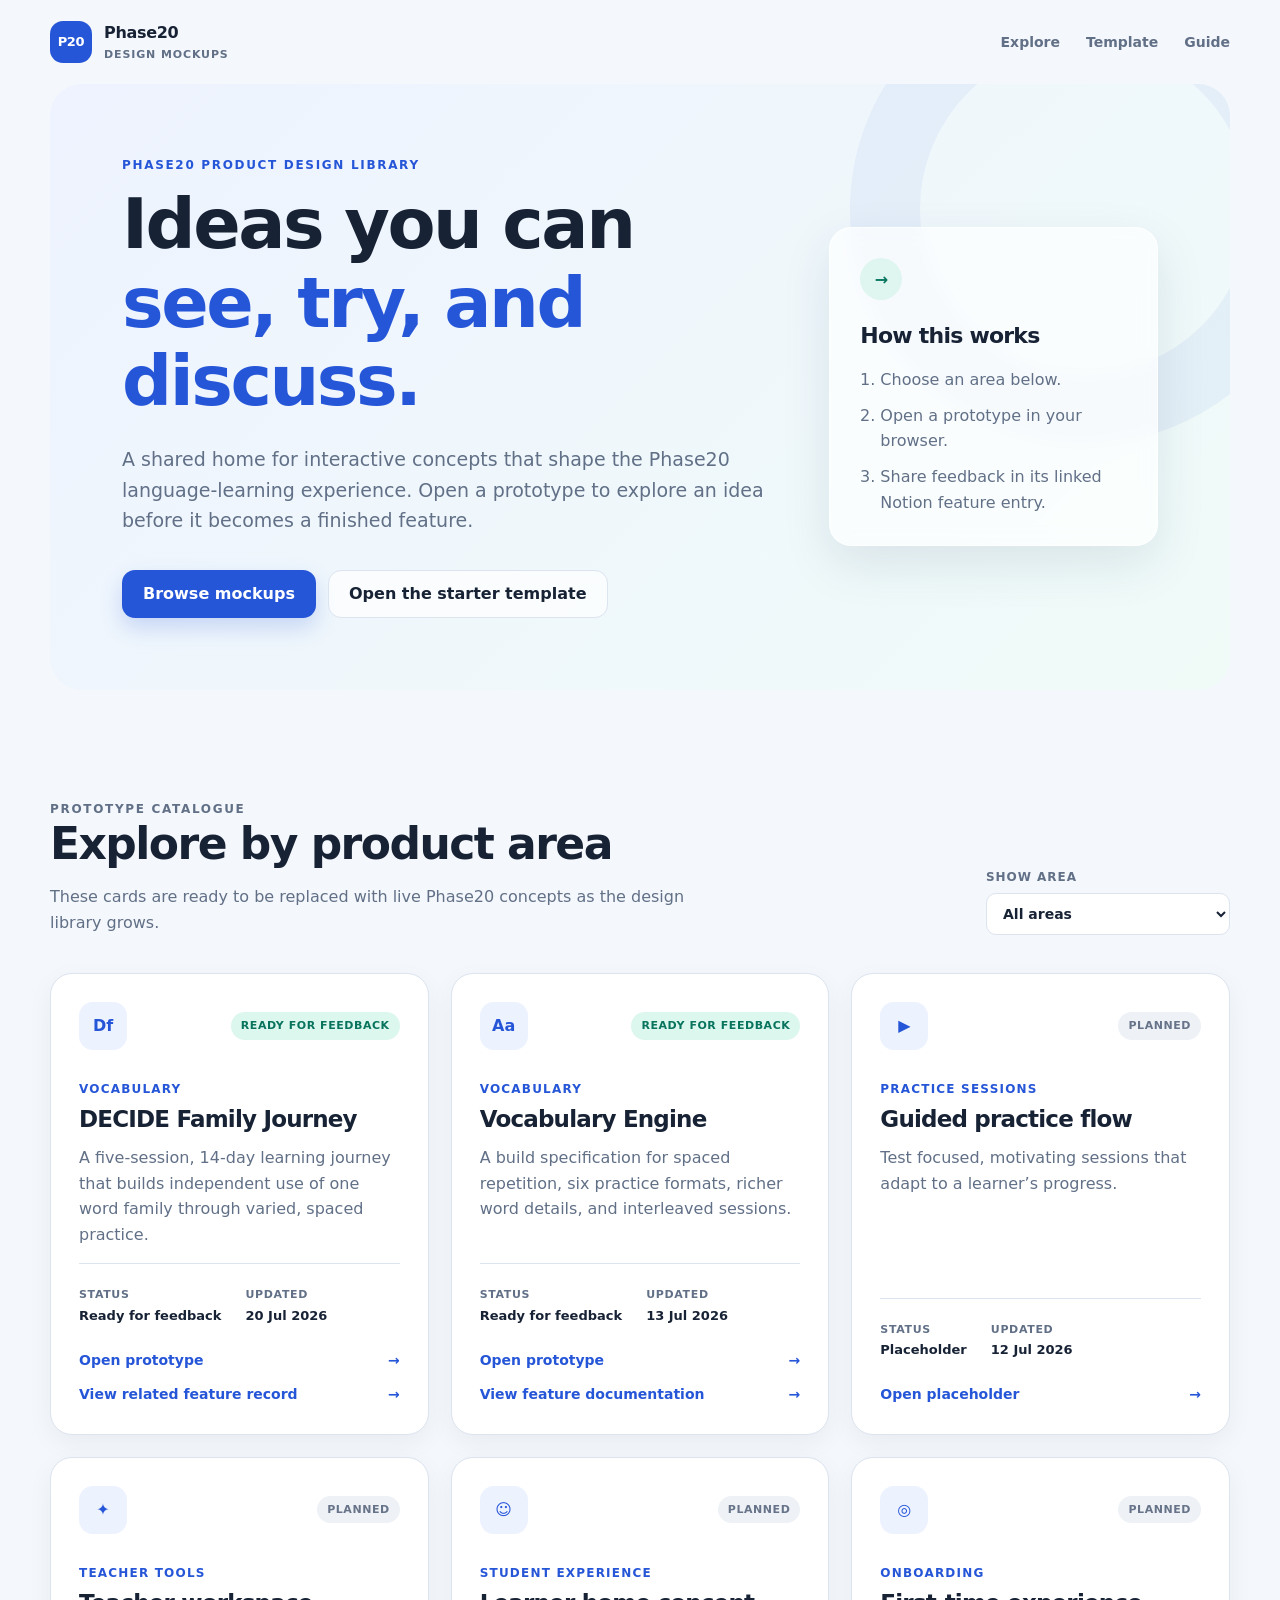
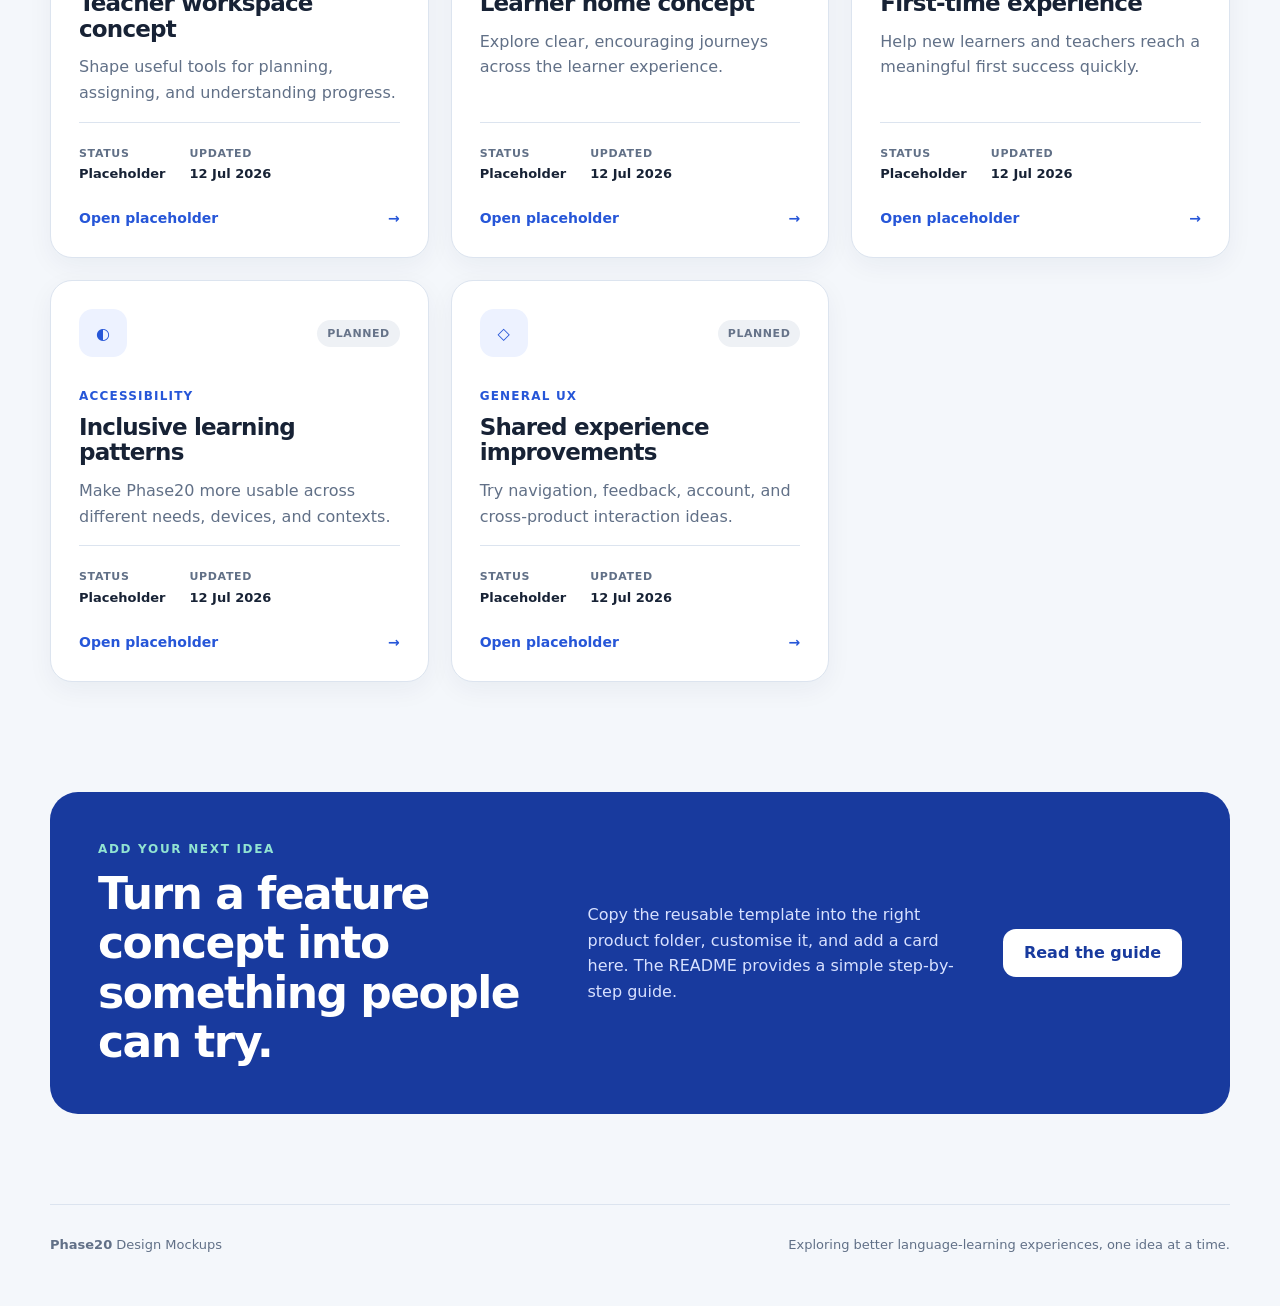
<file: index.html>
<!doctype html>
<html lang="en">
<head>
  <meta charset="utf-8">
  <meta name="viewport" content="width=device-width, initial-scale=1">
  <meta name="description" content="Interactive design prototypes for Phase20, a language-learning application.">
  <title>Phase20 Design Mockups</title>
  <link rel="stylesheet" href="shared/css/styles.css">
  <script src="shared/js/main.js" defer></script>
</head>
<body>
  <a class="skip-link" href="#mockups">Skip to mockups</a>
  <header class="site-header">
    <a class="brand" href="./" aria-label="Phase20 mockups home">
      <span class="brand-mark" aria-hidden="true">P20</span>
      <span>Phase20 <small>Design Mockups</small></span>
    </a>
    <nav aria-label="Primary navigation">
      <a href="#mockups">Explore</a>
      <a href="shared/mockup-template.html">Template</a>
      <a href="user-guide.html">Guide</a>
    </nav>
  </header>

  <main>
    <section class="hero" aria-labelledby="page-title">
      <div class="hero-copy">
        <p class="eyebrow">Phase20 product design library</p>
        <h1 id="page-title">Ideas you can <span>see, try, and discuss.</span></h1>
        <p class="hero-summary">A shared home for interactive concepts that shape the Phase20 language-learning experience. Open a prototype to explore an idea before it becomes a finished feature.</p>
        <div class="hero-actions">
          <a class="button button-primary" href="#mockups">Browse mockups</a>
          <a class="button button-secondary" href="shared/mockup-template.html">Open the starter template</a>
        </div>
      </div>
      <aside class="hero-card" aria-label="How to use this library">
        <span class="hero-card-icon" aria-hidden="true">→</span>
        <h2>How this works</h2>
        <ol>
          <li>Choose an area below.</li>
          <li>Open a prototype in your browser.</li>
          <li>Share feedback in its linked Notion feature entry.</li>
        </ol>
      </aside>
    </section>

    <section class="catalogue" id="mockups" aria-labelledby="catalogue-title">
      <div class="section-heading">
        <div>
          <p class="eyebrow">Prototype catalogue</p>
          <h2 id="catalogue-title">Explore by product area</h2>
          <p>These cards are ready to be replaced with live Phase20 concepts as the design library grows.</p>
        </div>
        <label class="filter-label" for="area-filter">Show area
          <select id="area-filter">
            <option value="all">All areas</option>
            <option value="learning">Learning experience</option>
            <option value="support">Support and inclusion</option>
            <option value="platform">Platform experience</option>
          </select>
        </label>
      </div>

      <div class="card-grid">
        <article class="prototype-card" data-group="learning">
          <div class="card-top"><span class="card-icon" aria-hidden="true">Df</span><span class="status status-ready">Ready for feedback</span></div>
          <p class="card-area">Vocabulary</p><h3>DECIDE Family Journey</h3>
          <p>A five-session, 14-day learning journey that builds independent use of one word family through varied, spaced practice.</p>
          <dl><div><dt>Status</dt><dd>Ready for feedback</dd></div><div><dt>Updated</dt><dd>20 Jul 2026</dd></div></dl>
          <a class="card-link" href="vocabulary/decide-family-journey.html">Open prototype <span aria-hidden="true">→</span></a>
          <a class="card-link" href="https://app.notion.com/p/39c076bec8c981249e40e141147af3fd">View related feature record <span aria-hidden="true">→</span></a>
        </article>

        <article class="prototype-card" data-group="learning">
          <div class="card-top"><span class="card-icon" aria-hidden="true">Aa</span><span class="status status-ready">Ready for feedback</span></div>
          <p class="card-area">Vocabulary</p><h3>Vocabulary Engine</h3>
          <p>A build specification for spaced repetition, six practice formats, richer word details, and interleaved sessions.</p>
          <dl><div><dt>Status</dt><dd>Ready for feedback</dd></div><div><dt>Updated</dt><dd>13 Jul 2026</dd></div></dl>
          <a class="card-link" href="vocabulary/vocabulary-engine-build-spec.html">Open prototype <span aria-hidden="true">→</span></a>
          <a class="card-link" href="https://app.notion.com/p/39b4433581618145b767f1f9d468fa7c">View feature documentation <span aria-hidden="true">→</span></a>
        </article>

        <article class="prototype-card" data-group="learning">
          <div class="card-top"><span class="card-icon" aria-hidden="true">▶</span><span class="status status-planned">Planned</span></div>
          <p class="card-area">Practice Sessions</p><h3>Guided practice flow</h3>
          <p>Test focused, motivating sessions that adapt to a learner’s progress.</p>
          <dl><div><dt>Status</dt><dd>Placeholder</dd></div><div><dt>Updated</dt><dd>12 Jul 2026</dd></div></dl>
          <a class="card-link" href="shared/mockup-template.html">Open placeholder <span aria-hidden="true">→</span></a>
        </article>

        <article class="prototype-card" data-group="platform">
          <div class="card-top"><span class="card-icon" aria-hidden="true">✦</span><span class="status status-planned">Planned</span></div>
          <p class="card-area">Teacher Tools</p><h3>Teacher workspace concept</h3>
          <p>Shape useful tools for planning, assigning, and understanding progress.</p>
          <dl><div><dt>Status</dt><dd>Placeholder</dd></div><div><dt>Updated</dt><dd>12 Jul 2026</dd></div></dl>
          <a class="card-link" href="shared/mockup-template.html">Open placeholder <span aria-hidden="true">→</span></a>
        </article>

        <article class="prototype-card" data-group="learning">
          <div class="card-top"><span class="card-icon" aria-hidden="true">☺</span><span class="status status-planned">Planned</span></div>
          <p class="card-area">Student Experience</p><h3>Learner home concept</h3>
          <p>Explore clear, encouraging journeys across the learner experience.</p>
          <dl><div><dt>Status</dt><dd>Placeholder</dd></div><div><dt>Updated</dt><dd>12 Jul 2026</dd></div></dl>
          <a class="card-link" href="shared/mockup-template.html">Open placeholder <span aria-hidden="true">→</span></a>
        </article>

        <article class="prototype-card" data-group="platform">
          <div class="card-top"><span class="card-icon" aria-hidden="true">◎</span><span class="status status-planned">Planned</span></div>
          <p class="card-area">Onboarding</p><h3>First-time experience</h3>
          <p>Help new learners and teachers reach a meaningful first success quickly.</p>
          <dl><div><dt>Status</dt><dd>Placeholder</dd></div><div><dt>Updated</dt><dd>12 Jul 2026</dd></div></dl>
          <a class="card-link" href="shared/mockup-template.html">Open placeholder <span aria-hidden="true">→</span></a>
        </article>

        <article class="prototype-card" data-group="support">
          <div class="card-top"><span class="card-icon" aria-hidden="true">◐</span><span class="status status-planned">Planned</span></div>
          <p class="card-area">Accessibility</p><h3>Inclusive learning patterns</h3>
          <p>Make Phase20 more usable across different needs, devices, and contexts.</p>
          <dl><div><dt>Status</dt><dd>Placeholder</dd></div><div><dt>Updated</dt><dd>12 Jul 2026</dd></div></dl>
          <a class="card-link" href="shared/mockup-template.html">Open placeholder <span aria-hidden="true">→</span></a>
        </article>

        <article class="prototype-card" data-group="platform">
          <div class="card-top"><span class="card-icon" aria-hidden="true">◇</span><span class="status status-planned">Planned</span></div>
          <p class="card-area">General UX</p><h3>Shared experience improvements</h3>
          <p>Try navigation, feedback, account, and cross-product interaction ideas.</p>
          <dl><div><dt>Status</dt><dd>Placeholder</dd></div><div><dt>Updated</dt><dd>12 Jul 2026</dd></div></dl>
          <a class="card-link" href="shared/mockup-template.html">Open placeholder <span aria-hidden="true">→</span></a>
        </article>
      </div>
      <p class="empty-state" id="empty-state" hidden>No mockup areas match this filter yet.</p>
    </section>

    <section class="contribute" aria-labelledby="contribute-title">
      <div><p class="eyebrow">Add your next idea</p><h2 id="contribute-title">Turn a feature concept into something people can try.</h2></div>
      <p>Copy the reusable template into the right product folder, customise it, and add a card here. The README provides a simple step-by-step guide.</p>
      <a class="button button-light" href="user-guide.html">Read the guide</a>
    </section>
  </main>

  <footer><p><strong>Phase20</strong> Design Mockups</p><p>Exploring better language-learning experiences, one idea at a time.</p></footer>
</body>
</html>
</file>
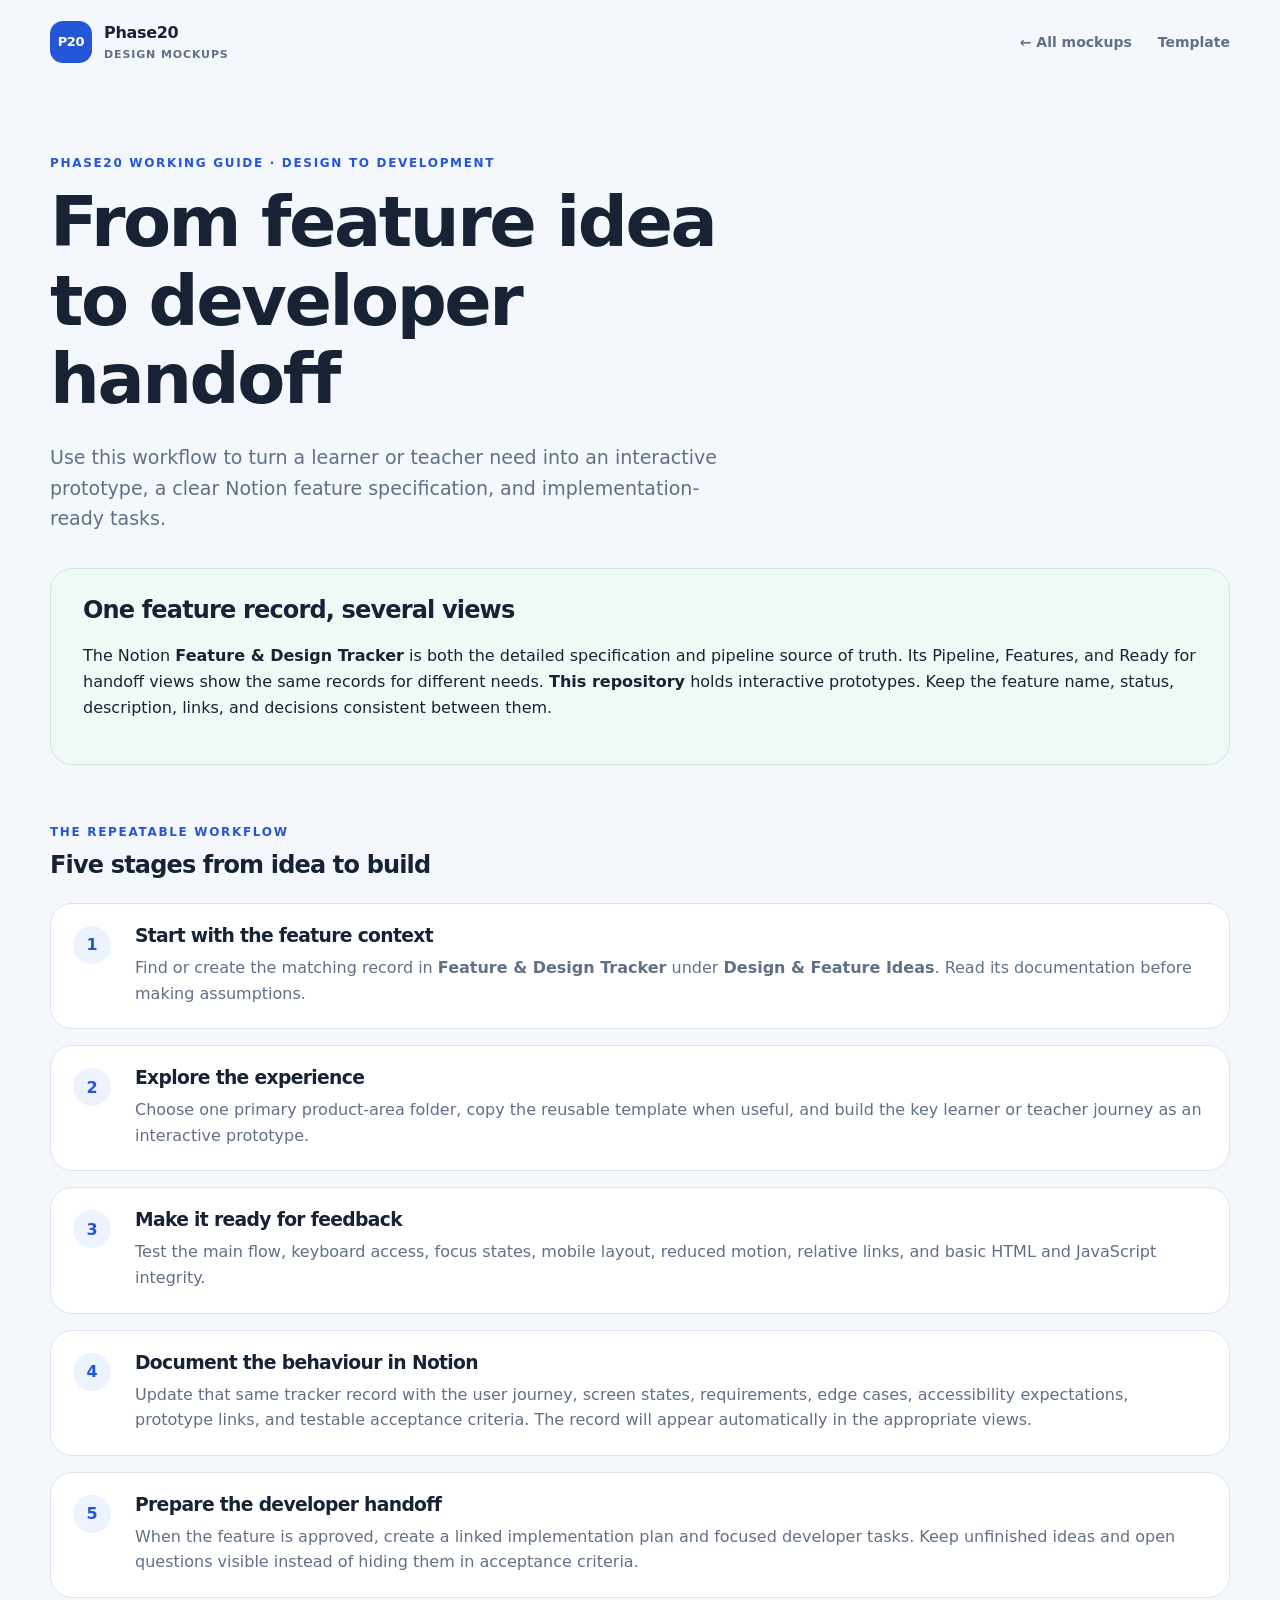
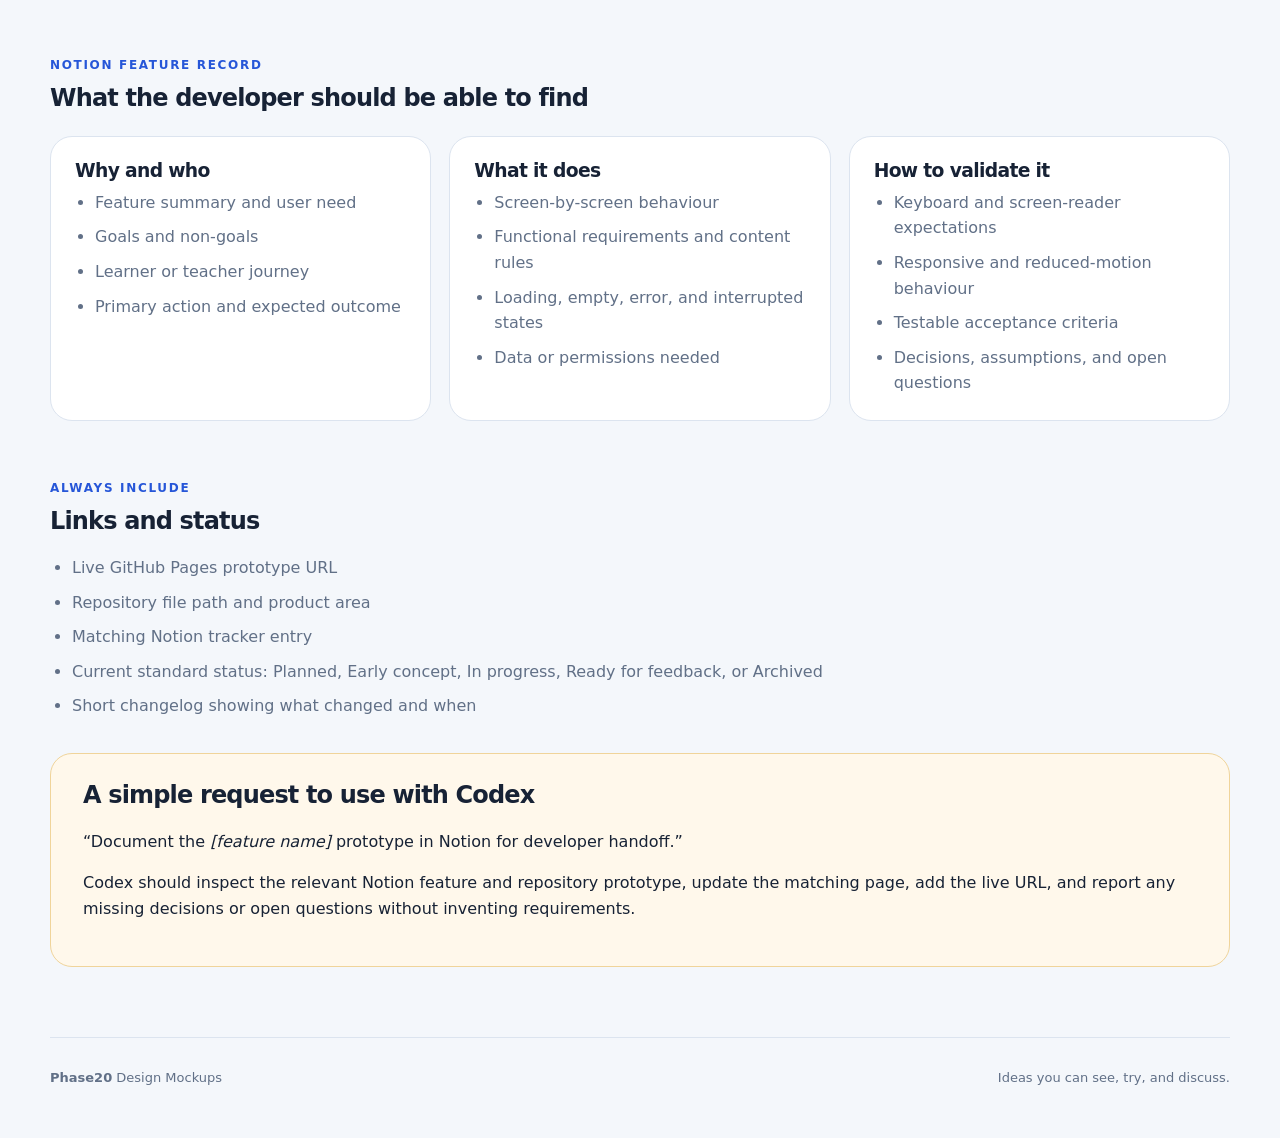
<file: user-guide.html>
<!doctype html>
<html lang="en">
<head>
  <meta charset="utf-8">
  <meta name="viewport" content="width=device-width, initial-scale=1">
  <meta name="description" content="The Phase20 feature workflow from idea to prototype to developer handoff.">
  <title>Feature workflow guide — Phase20</title>
  <link rel="stylesheet" href="shared/css/styles.css">
  <script src="shared/js/main.js" defer></script>
</head>
<body>
  <a class="skip-link" href="#guide">Skip to guide</a>
  <header class="site-header">
    <a class="brand" href="./" aria-label="Phase20 mockups home"><span class="brand-mark" aria-hidden="true">P20</span><span>Phase20 <small>Design Mockups</small></span></a>
    <nav aria-label="Guide navigation"><a href="index.html">← All mockups</a><a href="shared/mockup-template.html">Template</a></nav>
  </header>
  <main class="prototype-shell" id="guide">
    <section class="prototype-intro" aria-labelledby="page-title">
      <p class="eyebrow">Phase20 working guide · Design to development</p>
      <h1 id="page-title">From feature idea to developer handoff</h1>
      <p class="hero-summary">Use this workflow to turn a learner or teacher need into an interactive prototype, a clear Notion feature specification, and implementation-ready tasks.</p>
    </section>
    <section class="guide-callout" aria-labelledby="source-title"><h2 id="source-title">One feature record, several views</h2><p>The Notion <strong>Feature &amp; Design Tracker</strong> is both the detailed specification and pipeline source of truth. Its Pipeline, Features, and Ready for handoff views show the same records for different needs. <strong>This repository</strong> holds interactive prototypes. Keep the feature name, status, description, links, and decisions consistent between them.</p></section>
    <section class="guide-section" aria-labelledby="workflow-title"><p class="eyebrow">The repeatable workflow</p><h2 id="workflow-title">Five stages from idea to build</h2>
      <ol class="workflow-list">
        <li><span class="workflow-number">1</span><div><h3>Start with the feature context</h3><p>Find or create the matching record in <strong>Feature &amp; Design Tracker</strong> under <strong>Design &amp; Feature Ideas</strong>. Read its documentation before making assumptions.</p></div></li>
        <li><span class="workflow-number">2</span><div><h3>Explore the experience</h3><p>Choose one primary product-area folder, copy the reusable template when useful, and build the key learner or teacher journey as an interactive prototype.</p></div></li>
        <li><span class="workflow-number">3</span><div><h3>Make it ready for feedback</h3><p>Test the main flow, keyboard access, focus states, mobile layout, reduced motion, relative links, and basic HTML and JavaScript integrity.</p></div></li>
        <li><span class="workflow-number">4</span><div><h3>Document the behaviour in Notion</h3><p>Update that same tracker record with the user journey, screen states, requirements, edge cases, accessibility expectations, prototype links, and testable acceptance criteria. The record will appear automatically in the appropriate views.</p></div></li>
        <li><span class="workflow-number">5</span><div><h3>Prepare the developer handoff</h3><p>When the feature is approved, create a linked implementation plan and focused developer tasks. Keep unfinished ideas and open questions visible instead of hiding them in acceptance criteria.</p></div></li>
      </ol>
    </section>
    <section class="guide-section" aria-labelledby="notion-title"><p class="eyebrow">Notion feature record</p><h2 id="notion-title">What the developer should be able to find</h2>
      <div class="guide-grid"><article class="guide-card"><h3>Why and who</h3><ul><li>Feature summary and user need</li><li>Goals and non-goals</li><li>Learner or teacher journey</li><li>Primary action and expected outcome</li></ul></article><article class="guide-card"><h3>What it does</h3><ul><li>Screen-by-screen behaviour</li><li>Functional requirements and content rules</li><li>Loading, empty, error, and interrupted states</li><li>Data or permissions needed</li></ul></article><article class="guide-card"><h3>How to validate it</h3><ul><li>Keyboard and screen-reader expectations</li><li>Responsive and reduced-motion behaviour</li><li>Testable acceptance criteria</li><li>Decisions, assumptions, and open questions</li></ul></article></div>
    </section>
    <section class="guide-section" aria-labelledby="links-title"><p class="eyebrow">Always include</p><h2 id="links-title">Links and status</h2><ul class="guide-checklist"><li>Live GitHub Pages prototype URL</li><li>Repository file path and product area</li><li>Matching Notion tracker entry</li><li>Current standard status: Planned, Early concept, In progress, Ready for feedback, or Archived</li><li>Short changelog showing what changed and when</li></ul></section>
    <section class="guide-section guide-next" aria-labelledby="prompt-title"><h2 id="prompt-title">A simple request to use with Codex</h2><p>“Document the <em>[feature name]</em> prototype in Notion for developer handoff.”</p><p>Codex should inspect the relevant Notion feature and repository prototype, update the matching page, add the live URL, and report any missing decisions or open questions without inventing requirements.</p></section>
  </main>
  <footer><p><strong>Phase20</strong> Design Mockups</p><p>Ideas you can see, try, and discuss.</p></footer>
</body>
</html>
</file>
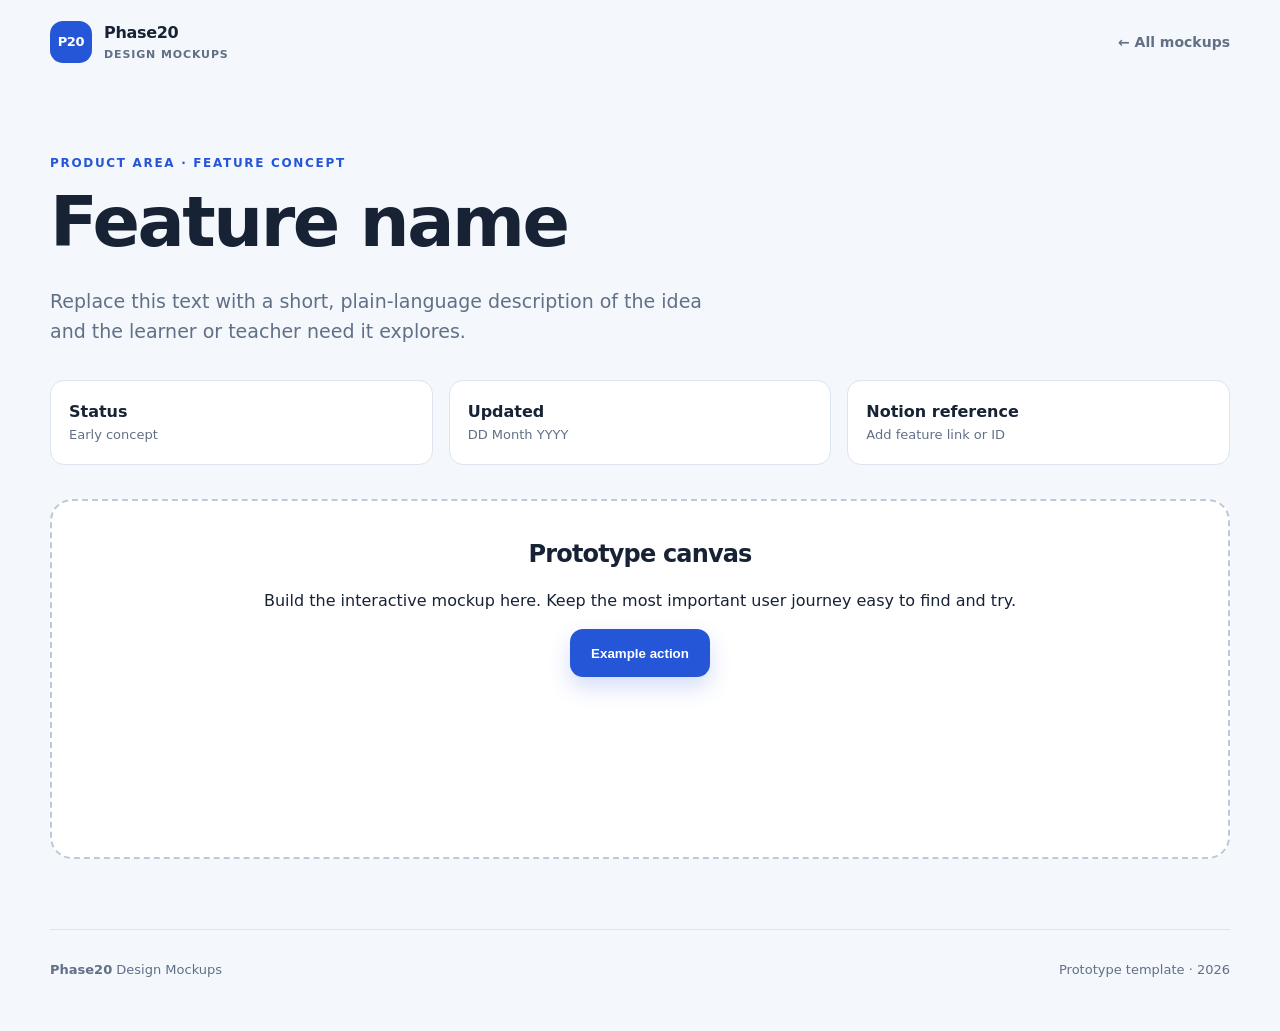
<file: shared/mockup-template.html>
<!doctype html>
<html lang="en">
<head>
  <meta charset="utf-8">
  <meta name="viewport" content="width=device-width, initial-scale=1">
  <meta name="description" content="Phase20 interactive mockup template">
  <title>Feature name — Phase20 Mockup</title>
  <!-- Update these paths after copying the template into a category folder. -->
  <link rel="stylesheet" href="css/styles.css">
  <script src="js/main.js" defer></script>
</head>
<body>
  <header class="site-header">
    <a class="brand" href="../index.html"><span class="brand-mark" aria-hidden="true">P20</span><span>Phase20 <small>Design Mockups</small></span></a>
    <nav aria-label="Prototype navigation"><a href="../index.html">← All mockups</a></nav>
  </header>
  <main class="prototype-shell">
    <section class="prototype-intro">
      <p class="eyebrow">Product area · Feature concept</p>
      <h1>Feature name</h1>
      <p class="hero-summary">Replace this text with a short, plain-language description of the idea and the learner or teacher need it explores.</p>
    </section>
    <section class="prototype-meta" aria-label="Prototype details">
      <div class="meta-item"><strong>Status</strong><span>Early concept</span></div>
      <div class="meta-item"><strong>Updated</strong><span>DD Month YYYY</span></div>
      <div class="meta-item"><strong>Notion reference</strong><span>Add feature link or ID</span></div>
    </section>
    <section class="prototype-canvas" aria-labelledby="prototype-heading">
      <h2 id="prototype-heading">Prototype canvas</h2>
      <p>Build the interactive mockup here. Keep the most important user journey easy to find and try.</p>
      <button class="button button-primary" type="button">Example action</button>
    </section>
  </main>
  <footer><p><strong>Phase20</strong> Design Mockups</p><p>Prototype template · <span data-current-year></span></p></footer>
</body>
</html>
</file>
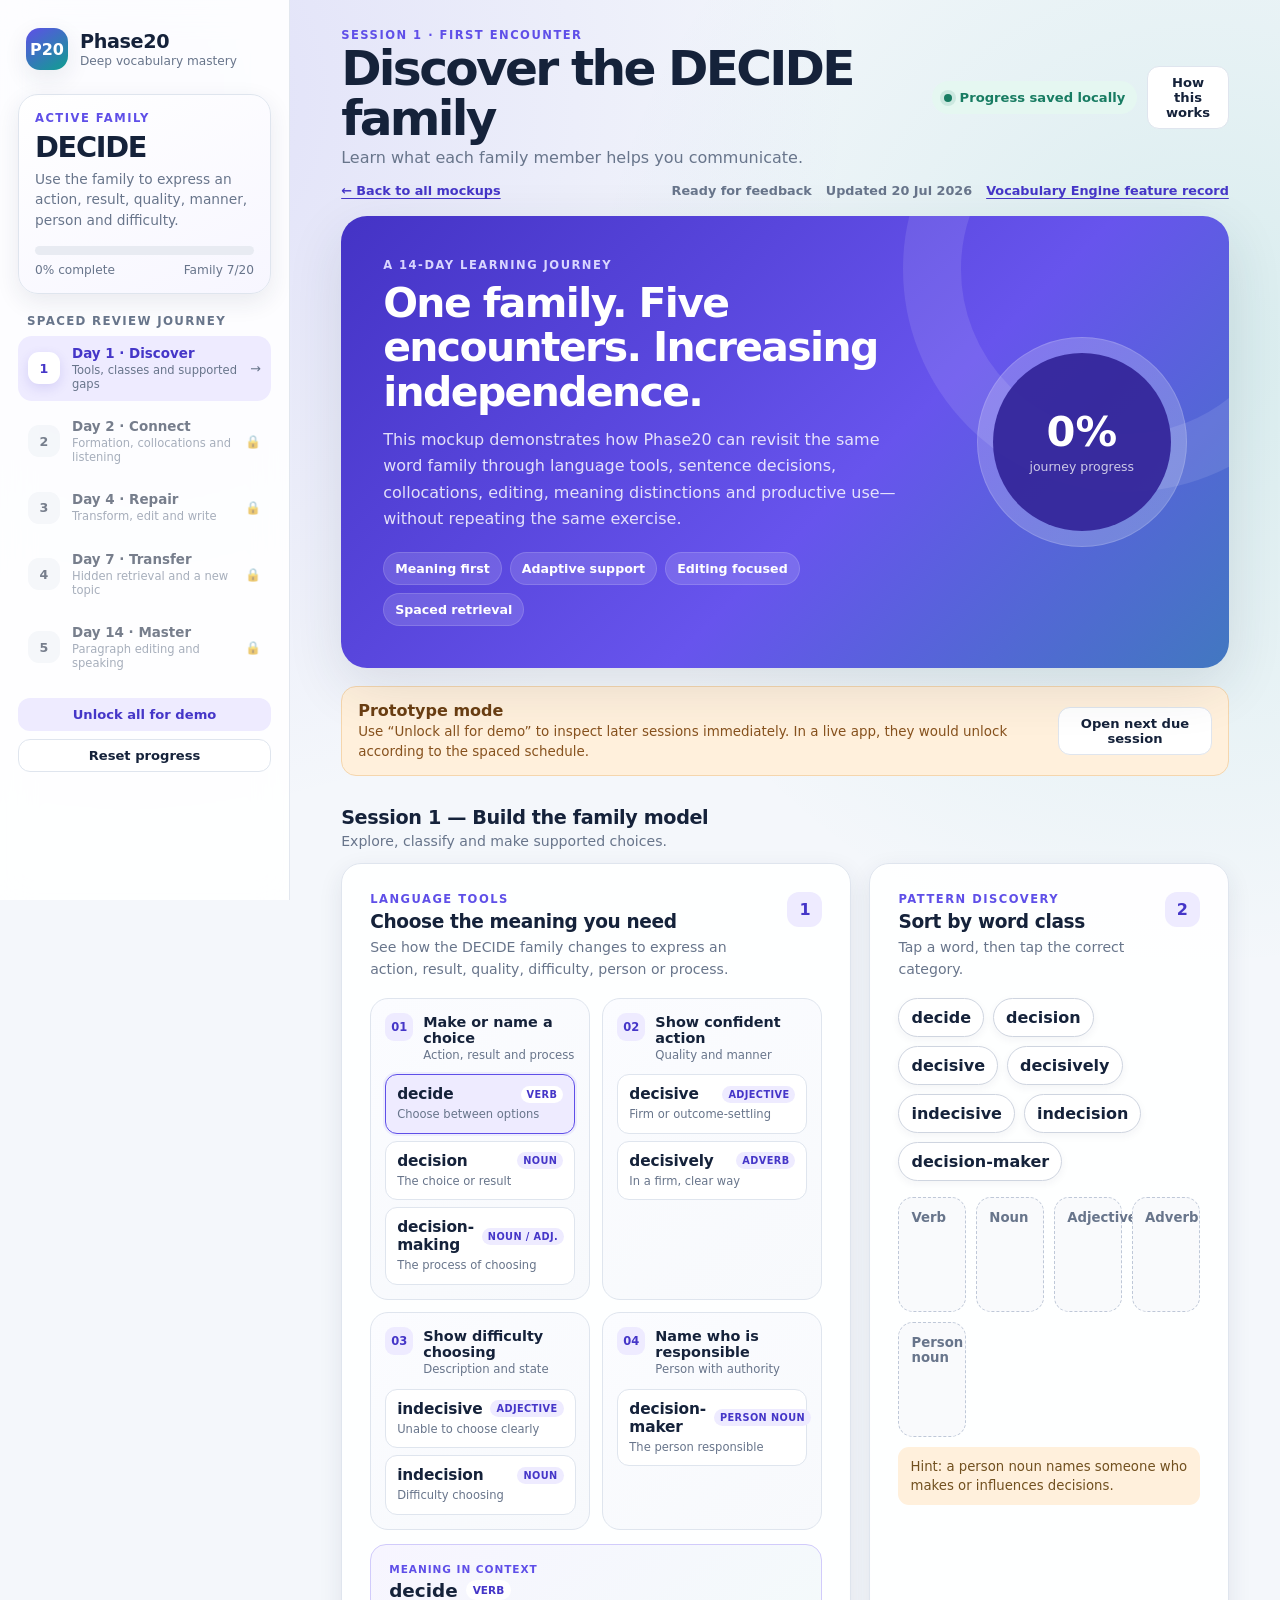
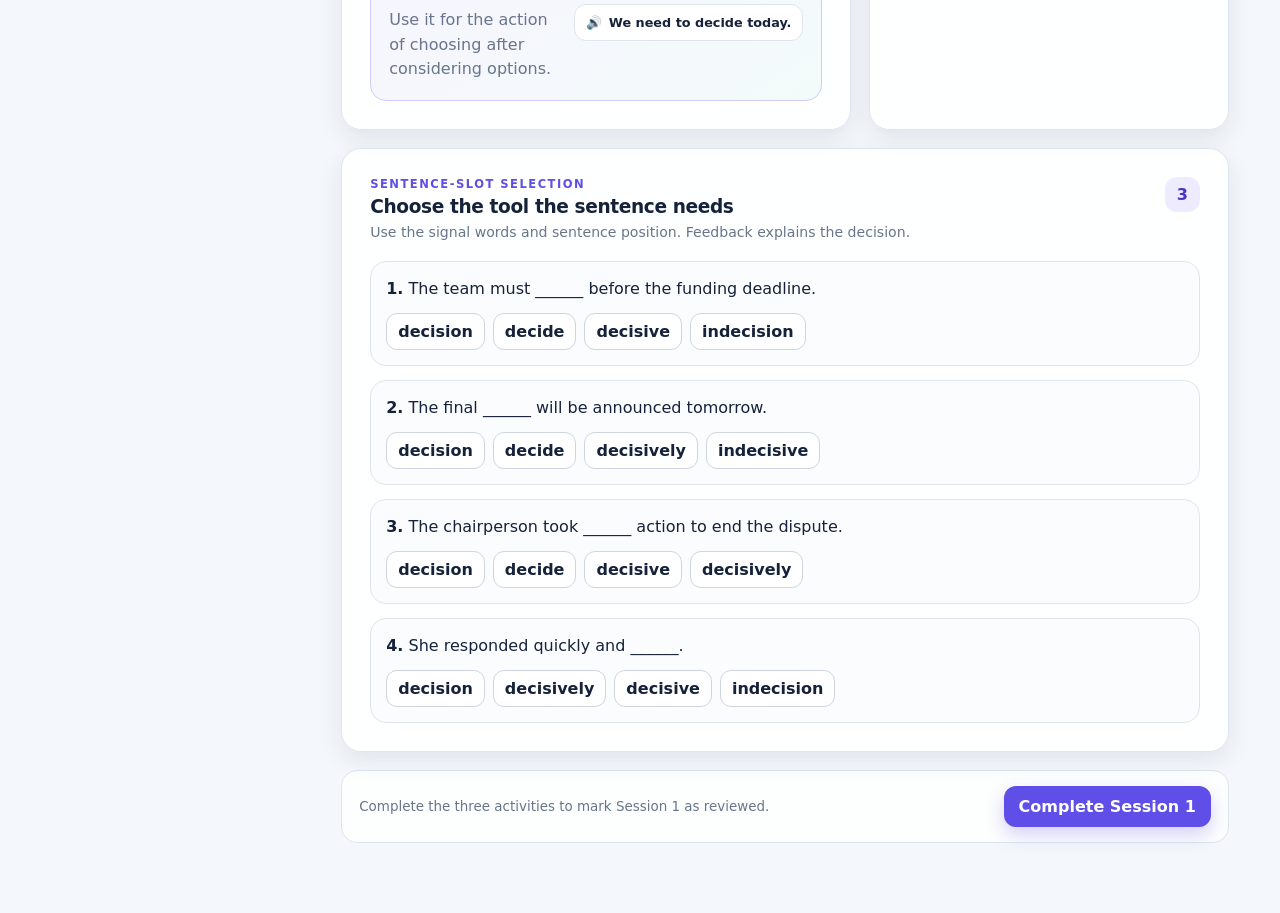
<file: vocabulary/decide-family-journey.html>
<!DOCTYPE html>
<html lang="en">
<head>
  <meta charset="UTF-8" />
  <meta name="viewport" content="width=device-width, initial-scale=1.0" />
  <meta name="description" content="Phase20 spaced mixed-family review mockup for the word family DECIDE." />
  <title>Phase20 — DECIDE Family Journey</title>
  <style>
    :root {
      --ink: #15223a;
      --muted: #68758b;
      --line: #dfe5ee;
      --panel: #ffffff;
      --canvas: #f4f7fb;
      --primary: #5f4fe8;
      --primary-strong: #4536c8;
      --primary-soft: #eeebff;
      --accent: #0f9f8f;
      --accent-soft: #ddf7f2;
      --warm: #f59f43;
      --warm-soft: #fff0dc;
      --danger: #c74355;
      --danger-soft: #ffe8ec;
      --success: #187c62;
      --success-soft: #e5f7f1;
      --shadow: 0 18px 55px rgba(36, 48, 78, 0.12);
      --shadow-small: 0 8px 24px rgba(36, 48, 78, 0.09);
      --radius-xl: 26px;
      --radius-lg: 20px;
      --radius-md: 14px;
    }

    * { box-sizing: border-box; }
    html { scroll-behavior: smooth; }
    body {
      margin: 0;
      min-height: 100vh;
      font-family: Inter, ui-sans-serif, system-ui, -apple-system, BlinkMacSystemFont, "Segoe UI", sans-serif;
      color: var(--ink);
      background:
        radial-gradient(circle at 10% 4%, rgba(95,79,232,.14), transparent 27%),
        radial-gradient(circle at 94% 14%, rgba(15,159,143,.12), transparent 25%),
        var(--canvas);
    }

    button, input, textarea, select { font: inherit; }
    button { cursor: pointer; }
    button:focus-visible, input:focus-visible, textarea:focus-visible, [tabindex]:focus-visible {
      outline: 3px solid rgba(95,79,232,.26);
      outline-offset: 2px;
    }

    .app-shell {
      display: grid;
      grid-template-columns: 290px minmax(0, 1fr);
      min-height: 100vh;
    }

    .sidebar {
      position: sticky;
      top: 0;
      height: 100vh;
      padding: 24px 18px;
      background: rgba(255,255,255,.9);
      border-right: 1px solid rgba(223,229,238,.9);
      backdrop-filter: blur(16px);
      overflow-y: auto;
      z-index: 10;
    }

    .brand {
      display: flex;
      align-items: center;
      gap: 12px;
      padding: 4px 8px 24px;
    }

    .brand-mark {
      width: 42px;
      height: 42px;
      display: grid;
      place-items: center;
      border-radius: 14px;
      background: linear-gradient(145deg, var(--primary), var(--accent));
      color: white;
      font-weight: 900;
      box-shadow: var(--shadow-small);
    }

    .brand-name { font-size: 1.2rem; font-weight: 850; letter-spacing: -.02em; }
    .brand-sub { font-size: .76rem; color: var(--muted); margin-top: 1px; }

    .family-card {
      border: 1px solid var(--line);
      background: linear-gradient(155deg, #fff, #f7f6ff);
      border-radius: var(--radius-lg);
      padding: 16px;
      margin-bottom: 18px;
      box-shadow: var(--shadow-small);
    }

    .eyebrow {
      font-size: .72rem;
      text-transform: uppercase;
      letter-spacing: .13em;
      font-weight: 800;
      color: var(--primary);
    }

    .family-word {
      font-size: 1.8rem;
      line-height: 1;
      margin: 8px 0 7px;
      font-weight: 900;
      letter-spacing: -.045em;
    }

    .family-card p { color: var(--muted); font-size: .86rem; margin: 0; line-height: 1.5; }

    .mini-progress {
      margin-top: 15px;
      height: 9px;
      background: #e8ebf2;
      border-radius: 999px;
      overflow: hidden;
    }
    .mini-progress > span {
      display: block;
      width: 0;
      height: 100%;
      border-radius: inherit;
      background: linear-gradient(90deg, var(--primary), var(--accent));
      transition: width .35s ease;
    }
    .progress-copy {
      display: flex;
      justify-content: space-between;
      gap: 8px;
      margin-top: 8px;
      color: var(--muted);
      font-size: .76rem;
    }

    .nav-label {
      padding: 0 9px;
      margin: 20px 0 8px;
      color: var(--muted);
      font-size: .74rem;
      font-weight: 800;
      text-transform: uppercase;
      letter-spacing: .11em;
    }

    .timeline-nav { display: grid; gap: 8px; }
    .timeline-item {
      width: 100%;
      display: grid;
      grid-template-columns: 34px 1fr auto;
      align-items: center;
      gap: 10px;
      border: 0;
      padding: 10px 10px;
      border-radius: 14px;
      background: transparent;
      color: var(--ink);
      text-align: left;
      transition: .2s ease;
    }
    .timeline-item:hover { background: #f4f2ff; transform: translateX(2px); }
    .timeline-item.active { background: var(--primary-soft); color: var(--primary-strong); }
    .timeline-item.locked { opacity: .58; }
    .timeline-dot {
      width: 32px;
      height: 32px;
      display: grid;
      place-items: center;
      border-radius: 11px;
      background: #eef1f6;
      font-size: .79rem;
      font-weight: 850;
    }
    .timeline-item.active .timeline-dot { background: white; box-shadow: 0 4px 12px rgba(69,54,200,.14); }
    .timeline-copy strong { display: block; font-size: .84rem; }
    .timeline-copy span { display: block; font-size: .72rem; color: var(--muted); margin-top: 2px; }
    .state-icon { font-size: .8rem; color: var(--muted); }

    .sidebar-actions { display: grid; gap: 8px; margin-top: 18px; }
    .btn {
      border: 1px solid transparent;
      border-radius: 12px;
      padding: 10px 14px;
      font-weight: 800;
      transition: .2s ease;
    }
    .btn:hover { transform: translateY(-1px); }
    .btn-primary { background: var(--primary); color: white; box-shadow: 0 8px 18px rgba(95,79,232,.25); }
    .btn-primary:hover { background: var(--primary-strong); }
    .btn-secondary { background: white; color: var(--ink); border-color: var(--line); }
    .btn-soft { background: var(--primary-soft); color: var(--primary-strong); }
    .btn-danger { background: var(--danger-soft); color: var(--danger); }
    .btn-small { padding: 8px 11px; font-size: .82rem; }
    .btn:disabled { opacity: .52; cursor: not-allowed; transform: none; }

    .main {
      min-width: 0;
      padding: 28px clamp(20px, 4vw, 58px) 70px;
    }

    .topbar {
      display: flex;
      justify-content: space-between;
      align-items: center;
      gap: 18px;
      margin-bottom: 24px;
    }

    .page-title h1 {
      margin: 2px 0 5px;
      font-size: clamp(1.85rem, 3.8vw, 3.2rem);
      letter-spacing: -.055em;
      line-height: 1.02;
    }
    .page-title p { margin: 0; color: var(--muted); }

    .top-actions { display: flex; gap: 10px; align-items: center; }
    .status-pill {
      display: inline-flex;
      align-items: center;
      gap: 8px;
      padding: 9px 12px;
      border-radius: 999px;
      color: var(--success);
      background: var(--success-soft);
      font-size: .82rem;
      font-weight: 800;
      white-space: nowrap;
    }
    .status-pill::before {
      content: "";
      width: 8px;
      height: 8px;
      border-radius: 50%;
      background: currentColor;
      box-shadow: 0 0 0 4px rgba(24,124,98,.12);
    }

    .hero {
      position: relative;
      overflow: hidden;
      display: grid;
      grid-template-columns: minmax(0, 1.5fr) minmax(230px, .7fr);
      gap: 26px;
      align-items: center;
      padding: clamp(24px, 4vw, 42px);
      border-radius: var(--radius-xl);
      color: white;
      background: linear-gradient(135deg, #4433c5 0%, #6754ed 58%, #1a9e91 145%);
      box-shadow: var(--shadow);
    }
    .hero::after {
      content: "";
      position: absolute;
      width: 330px;
      height: 330px;
      border-radius: 50%;
      right: -120px;
      top: -170px;
      border: 58px solid rgba(255,255,255,.1);
    }
    .hero-copy { position: relative; z-index: 1; }
    .hero h2 { font-size: clamp(1.55rem, 3.2vw, 2.65rem); line-height: 1.08; letter-spacing: -.04em; margin: 9px 0 13px; }
    .hero p { color: rgba(255,255,255,.83); line-height: 1.65; max-width: 740px; margin: 0; }
    .hero-pills { display: flex; flex-wrap: wrap; gap: 8px; margin-top: 20px; }
    .hero-pill { padding: 8px 11px; border-radius: 999px; background: rgba(255,255,255,.14); border: 1px solid rgba(255,255,255,.14); font-size: .79rem; font-weight: 750; }

    .hero-score {
      position: relative;
      z-index: 1;
      justify-self: end;
      width: min(210px, 100%);
      aspect-ratio: 1;
      display: grid;
      place-items: center;
      border-radius: 50%;
      background: conic-gradient(#fff var(--score-angle, 0deg), rgba(255,255,255,.2) 0);
      box-shadow: inset 0 0 0 1px rgba(255,255,255,.14);
    }
    .hero-score::before {
      content: "";
      position: absolute;
      inset: 16px;
      border-radius: 50%;
      background: rgba(51,38,155,.94);
    }
    .hero-score-copy { position: relative; text-align: center; }
    .hero-score-copy strong { display: block; font-size: 2.6rem; line-height: 1; }
    .hero-score-copy span { display: block; margin-top: 6px; font-size: .78rem; color: rgba(255,255,255,.75); }

    .demo-banner {
      display: flex;
      justify-content: space-between;
      align-items: center;
      gap: 18px;
      margin-top: 18px;
      padding: 14px 16px;
      background: var(--warm-soft);
      border: 1px solid #f5d6ad;
      border-radius: 15px;
      color: #87521e;
    }
    .demo-banner strong { display: block; color: #6b3e12; margin-bottom: 2px; }
    .demo-banner p { margin: 0; font-size: .84rem; line-height: 1.45; }

    .content-section { margin-top: 30px; }
    .section-heading {
      display: flex;
      justify-content: space-between;
      align-items: end;
      gap: 16px;
      margin-bottom: 14px;
    }
    .section-heading h3 { margin: 0; font-size: 1.2rem; letter-spacing: -.02em; }
    .section-heading p { margin: 4px 0 0; color: var(--muted); font-size: .88rem; }

    .session-panel { display: none; animation: fadeIn .28s ease; }
    .session-panel.active { display: block; }
    @keyframes fadeIn { from { opacity: 0; transform: translateY(5px); } to { opacity: 1; transform: none; } }

    .activity-grid {
      display: grid;
      grid-template-columns: repeat(12, minmax(0,1fr));
      gap: 18px;
    }
    .activity-card {
      grid-column: span 12;
      background: rgba(255,255,255,.95);
      border: 1px solid var(--line);
      border-radius: var(--radius-lg);
      padding: clamp(18px, 2.8vw, 28px);
      box-shadow: var(--shadow-small);
    }
    .span-7 { grid-column: span 7; }
    .span-5 { grid-column: span 5; }
    .span-6 { grid-column: span 6; }

    .activity-header {
      display: flex;
      justify-content: space-between;
      align-items: flex-start;
      gap: 16px;
      margin-bottom: 18px;
    }
    .activity-header h4 { margin: 5px 0 5px; font-size: 1.16rem; letter-spacing: -.02em; }
    .activity-header p { margin: 0; color: var(--muted); line-height: 1.5; font-size: .88rem; }
    .activity-number {
      flex: 0 0 auto;
      min-width: 35px;
      height: 35px;
      display: grid;
      place-items: center;
      border-radius: 12px;
      color: var(--primary-strong);
      background: var(--primary-soft);
      font-weight: 900;
    }

    .tool-map {
      display: grid;
      grid-template-columns: repeat(2, minmax(0,1fr));
      gap: 12px;
    }
    .tool-group {
      min-width: 0;
      padding: 14px;
      border: 1px solid var(--line);
      border-radius: 18px;
      background: linear-gradient(145deg, #fbfcff, #f7f9fc);
    }
    .tool-group-heading {
      display: flex;
      align-items: flex-start;
      gap: 10px;
      margin-bottom: 11px;
    }
    .tool-group-number {
      flex: 0 0 auto;
      width: 28px;
      height: 28px;
      display: grid;
      place-items: center;
      border-radius: 9px;
      color: var(--primary-strong);
      background: var(--primary-soft);
      font-size: .72rem;
      font-weight: 900;
    }
    .tool-group-heading h5 { margin: 1px 0 2px; font-size: .9rem; }
    .tool-group-heading p { margin: 0; color: var(--muted); font-size: .73rem; line-height: 1.35; }
    .tool-options { display: grid; gap: 7px; }
    .tool-card {
      position: relative;
      width: 100%;
      border: 1px solid var(--line);
      border-radius: 12px;
      padding: 10px 11px;
      background: white;
      color: var(--ink);
      text-align: left;
      transition: .2s ease;
    }
    .tool-card:hover { border-color: #bdb5ff; transform: translateY(-1px); }
    .tool-card.selected {
      border-color: var(--primary);
      background: var(--primary-soft);
      box-shadow: 0 0 0 2px rgba(95,79,232,.08);
    }
    .tool-word-row { display: flex; align-items: center; justify-content: space-between; gap: 8px; }
    .tool-word { font-size: .96rem; letter-spacing: -.01em; }
    .tool-grammar {
      flex: 0 0 auto;
      padding: 3px 6px;
      border-radius: 999px;
      color: var(--primary-strong);
      background: var(--primary-soft);
      font-size: .61rem;
      font-weight: 900;
      letter-spacing: .04em;
      text-transform: uppercase;
    }
    .tool-card.selected .tool-grammar { background: white; }
    .tool-job { display: block; margin-top: 4px; color: var(--muted); font-size: .72rem; line-height: 1.35; }
    .tool-detail {
      display: grid;
      grid-template-columns: minmax(0, 1fr) auto;
      align-items: center;
      gap: 18px;
      margin-top: 14px;
      min-height: 126px;
      padding: 18px;
      border-radius: 16px;
      background: linear-gradient(145deg, #f7f5ff, #f3fbfa);
      border: 1px solid #d1cbfb;
    }
    .tool-detail-copy { min-width: 0; }
    .detail-kicker { display: block; margin-bottom: 5px; color: var(--primary); font-size: .66rem; font-weight: 900; letter-spacing: .09em; text-transform: uppercase; }
    .tool-detail h5 { display: flex; flex-wrap: wrap; align-items: center; gap: 8px; margin: 0 0 7px; font-size: 1.15rem; }
    .tool-detail p { margin: 0; color: var(--muted); line-height: 1.55; }
    .detail-grammar { padding: 4px 7px; border-radius: 999px; color: var(--primary-strong); background: white; font-size: .66rem; font-weight: 900; text-transform: uppercase; }
    .example-chip { display: inline-flex; align-items: center; gap: 7px; max-width: 270px; padding: 9px 11px; border-radius: 12px; background: white; border: 1px solid var(--line); color: var(--ink); font-size: .8rem; font-weight: 750; text-align: left; line-height: 1.35; }
    .example-chip:hover { border-color: var(--primary); }

    .chip-bank, .drop-zone, .match-bank { display: flex; flex-wrap: wrap; gap: 9px; }
    .word-chip, .match-chip {
      border: 1px solid #cfd5e0;
      background: white;
      border-radius: 999px;
      padding: 9px 12px;
      color: var(--ink);
      font-weight: 800;
      box-shadow: 0 3px 8px rgba(36,48,78,.05);
      user-select: none;
      transition: .18s ease;
    }
    .word-chip:hover, .word-chip.selected, .match-chip:hover, .match-chip.selected { border-color: var(--primary); background: var(--primary-soft); color: var(--primary-strong); transform: translateY(-1px); }
    .word-chip.correct { border-color: var(--success); background: var(--success-soft); color: var(--success); }
    .word-chip.incorrect { border-color: var(--danger); background: var(--danger-soft); color: var(--danger); }

    .sort-grid { display: grid; grid-template-columns: repeat(4, minmax(0,1fr)); gap: 10px; margin-top: 16px; }
    .sort-zone {
      min-height: 115px;
      border: 1px dashed #bfc8d8;
      border-radius: 15px;
      background: #f9fafc;
      padding: 12px;
      transition: .18s ease;
    }
    .sort-zone:hover { border-color: var(--primary); background: #f7f5ff; }
    .sort-zone h5 { margin: 0 0 10px; font-size: .83rem; color: var(--muted); }
    .zone-items { display: flex; flex-wrap: wrap; gap: 7px; }

    .question-list { display: grid; gap: 14px; }
    .question {
      border: 1px solid var(--line);
      background: #fbfcfe;
      border-radius: 16px;
      padding: 15px;
    }
    .question p { margin: 0 0 11px; line-height: 1.55; }
    .options { display: flex; flex-wrap: wrap; gap: 8px; }
    .option-btn {
      border: 1px solid #cfd5e0;
      background: white;
      border-radius: 11px;
      padding: 8px 11px;
      font-weight: 750;
      color: var(--ink);
    }
    .option-btn:hover { border-color: var(--primary); }
    .option-btn.selected { background: var(--primary-soft); border-color: var(--primary); color: var(--primary-strong); }
    .option-btn.correct { background: var(--success-soft); border-color: var(--success); color: var(--success); }
    .option-btn.incorrect { background: var(--danger-soft); border-color: var(--danger); color: var(--danger); }

    .feedback {
      display: none;
      margin-top: 10px;
      padding: 10px 12px;
      border-radius: 11px;
      font-size: .83rem;
      line-height: 1.45;
    }
    .feedback.show { display: block; }
    .feedback.good { color: var(--success); background: var(--success-soft); }
    .feedback.bad { color: var(--danger); background: var(--danger-soft); }
    .feedback.note { color: #71501f; background: var(--warm-soft); }

    .input-row { display: grid; grid-template-columns: 1fr auto; gap: 9px; }
    .text-input, .text-area {
      width: 100%;
      border: 1px solid #cfd5e0;
      border-radius: 12px;
      padding: 11px 13px;
      color: var(--ink);
      background: white;
    }
    .text-area { min-height: 115px; resize: vertical; line-height: 1.55; }
    .text-input:focus, .text-area:focus { border-color: var(--primary); box-shadow: 0 0 0 4px rgba(95,79,232,.09); }

    .match-layout { display: grid; grid-template-columns: 1fr 1fr; gap: 14px; }
    .match-column h5 { margin: 0 0 9px; color: var(--muted); }
    .match-column { display: grid; gap: 9px; align-content: start; }
    .match-chip { border-radius: 12px; text-align: left; width: 100%; }
    .matched-pairs { display: grid; gap: 7px; margin-top: 13px; }
    .matched-pair { display: flex; justify-content: space-between; gap: 10px; padding: 9px 11px; border: 1px solid var(--line); background: #f8fafc; border-radius: 11px; font-size: .84rem; }

    .audio-box {
      display: flex;
      align-items: center;
      gap: 13px;
      padding: 15px;
      border: 1px solid var(--line);
      border-radius: 15px;
      background: linear-gradient(145deg, #f8f6ff, #f5fbfa);
    }
    .audio-btn {
      flex: 0 0 auto;
      width: 48px;
      height: 48px;
      display: grid;
      place-items: center;
      border-radius: 50%;
      border: 0;
      color: white;
      background: var(--primary);
      box-shadow: 0 8px 18px rgba(95,79,232,.25);
    }
    .audio-wave { flex: 1; display: flex; align-items: center; gap: 4px; height: 34px; }
    .audio-wave span { width: 4px; border-radius: 999px; background: #a9a0f3; animation: none; }
    .audio-wave.playing span { animation: wave .8s ease-in-out infinite alternate; }
    .audio-wave span:nth-child(1) { height: 12px; }
    .audio-wave span:nth-child(2) { height: 28px; animation-delay: .1s; }
    .audio-wave span:nth-child(3) { height: 19px; animation-delay: .2s; }
    .audio-wave span:nth-child(4) { height: 31px; animation-delay: .3s; }
    .audio-wave span:nth-child(5) { height: 17px; animation-delay: .4s; }
    .audio-wave span:nth-child(6) { height: 25px; animation-delay: .5s; }
    .audio-wave span:nth-child(7) { height: 13px; animation-delay: .6s; }
    @keyframes wave { to { height: 8px; opacity: .6; } }

    .editor-sentence {
      display: grid;
      grid-template-columns: 1fr auto;
      gap: 10px;
      padding: 14px;
      border: 1px solid var(--line);
      border-radius: 15px;
      background: #fbfcfe;
    }
    .editor-sentence + .editor-sentence { margin-top: 10px; }
    .editor-sentence input { min-width: 0; }
    .error-tag { display: inline-flex; align-items: center; gap: 6px; font-size: .75rem; font-weight: 800; color: var(--danger); background: var(--danger-soft); padding: 5px 8px; border-radius: 999px; }

    .distinction-grid { display: grid; gap: 11px; }
    .distinction-row {
      display: grid;
      grid-template-columns: minmax(140px,.7fr) 1fr;
      gap: 14px;
      align-items: center;
      border: 1px solid var(--line);
      border-radius: 15px;
      padding: 14px;
      background: #fbfcfe;
    }
    .distinction-row strong { font-size: .95rem; }
    .distinction-row span { color: var(--muted); font-size: .84rem; line-height: 1.45; }

    .requirement-list { display: flex; flex-wrap: wrap; gap: 8px; margin: 10px 0 12px; }
    .requirement {
      padding: 7px 9px;
      border-radius: 999px;
      background: #f0f2f6;
      color: var(--muted);
      font-size: .78rem;
      font-weight: 800;
    }
    .requirement.met { color: var(--success); background: var(--success-soft); }

    .session-footer {
      display: flex;
      justify-content: space-between;
      align-items: center;
      gap: 16px;
      margin-top: 18px;
      padding: 15px 17px;
      border-radius: 16px;
      border: 1px solid var(--line);
      background: rgba(255,255,255,.84);
    }
    .session-footer p { margin: 0; color: var(--muted); font-size: .84rem; }

    .modal {
      position: fixed;
      inset: 0;
      display: none;
      place-items: center;
      z-index: 100;
      background: rgba(17,26,45,.54);
      backdrop-filter: blur(7px);
      padding: 20px;
    }
    .modal.show { display: grid; }
    .modal-card {
      width: min(560px, 100%);
      border-radius: 24px;
      background: white;
      padding: 28px;
      box-shadow: 0 35px 90px rgba(20,27,48,.26);
      text-align: center;
    }
    .modal-icon { width: 68px; height: 68px; display: grid; place-items: center; margin: 0 auto 14px; border-radius: 20px; background: var(--success-soft); font-size: 1.8rem; }
    .modal-card h3 { margin: 0 0 8px; font-size: 1.55rem; }
    .modal-card p { color: var(--muted); line-height: 1.6; }

    .mobile-nav { display: none; }

    .prototype-meta {
      display: flex;
      flex-wrap: wrap;
      align-items: center;
      gap: 8px 14px;
      margin: -8px 0 18px;
      color: var(--muted);
      font-size: .8rem;
      font-weight: 750;
    }
    .prototype-meta a { color: var(--primary-strong); text-underline-offset: 3px; }
    .prototype-meta .back-link { margin-right: auto; }

    @media (max-width: 1060px) {
      .span-7, .span-5, .span-6 { grid-column: span 12; }
      .hero { grid-template-columns: 1fr; }
      .hero-score { justify-self: start; width: 150px; }
    }

    @media (max-width: 820px) {
      .app-shell { grid-template-columns: 1fr; }
      .sidebar { display: none; }
      .main { padding: 18px 16px 96px; }
      .topbar { align-items: flex-start; }
      .top-actions .status-pill { display: none; }
      .tool-map { grid-template-columns: 1fr; }
      .tool-detail { grid-template-columns: 1fr; }
      .example-chip { max-width: none; width: 100%; }
      .sort-grid { grid-template-columns: 1fr 1fr; }
      .match-layout { grid-template-columns: 1fr; }
      .distinction-row { grid-template-columns: 1fr; gap: 5px; }
      .mobile-nav {
        display: grid;
        grid-template-columns: repeat(5, 1fr);
        position: fixed;
        left: 12px;
        right: 12px;
        bottom: 10px;
        z-index: 50;
        padding: 8px;
        border-radius: 18px;
        background: rgba(255,255,255,.94);
        backdrop-filter: blur(15px);
        box-shadow: 0 15px 40px rgba(35,46,72,.18);
        border: 1px solid var(--line);
      }
      .mobile-nav button { border: 0; background: transparent; color: var(--muted); border-radius: 12px; padding: 7px 3px; font-size: .68rem; font-weight: 800; }
      .mobile-nav button.active { color: var(--primary); background: var(--primary-soft); }
      .mobile-nav strong { display: block; font-size: .82rem; }
    }

    @media (max-width: 540px) {
      .topbar { display: block; }
      .top-actions { margin-top: 12px; }
      .demo-banner { align-items: flex-start; flex-direction: column; }
      .sort-grid { grid-template-columns: 1fr; }
      .input-row, .editor-sentence { grid-template-columns: 1fr; }
      .session-footer { align-items: flex-start; flex-direction: column; }
      .hero-score { width: 132px; }
      .hero { padding: 24px; }
    }

    @media (prefers-reduced-motion: reduce) {
      html { scroll-behavior: auto; }
      *, *::before, *::after { animation-duration: .01ms !important; animation-iteration-count: 1 !important; transition-duration: .01ms !important; }
    }
  </style>
</head>
<body>
  <div class="app-shell">
    <aside class="sidebar" aria-label="Learning journey navigation">
      <div class="brand">
        <div class="brand-mark">P20</div>
        <div>
          <div class="brand-name">Phase20</div>
          <div class="brand-sub">Deep vocabulary mastery</div>
        </div>
      </div>

      <div class="family-card">
        <div class="eyebrow">Active family</div>
        <div class="family-word">DECIDE</div>
        <p>Use the family to express an action, result, quality, manner, person and difficulty.</p>
        <div class="mini-progress"><span id="sidebarProgress"></span></div>
        <div class="progress-copy"><span id="sidebarScore">0% complete</span><span>Family 7/20</span></div>
      </div>

      <div class="nav-label">Spaced review journey</div>
      <nav class="timeline-nav" id="timelineNav"></nav>

      <div class="sidebar-actions">
        <button class="btn btn-soft btn-small" id="unlockBtn">Unlock all for demo</button>
        <button class="btn btn-secondary btn-small" id="resetBtn">Reset progress</button>
      </div>
    </aside>

    <main class="main">
      <header class="topbar">
        <div class="page-title">
          <div class="eyebrow" id="sessionEyebrow">Session 1 · First encounter</div>
          <h1 id="sessionTitle">Discover the DECIDE family</h1>
          <p id="sessionSubtitle">Learn what each family member helps you communicate.</p>
        </div>
        <div class="top-actions">
          <span class="status-pill">Progress saved locally</span>
          <button class="btn btn-secondary btn-small" id="helpBtn">How this works</button>
        </div>
      </header>

      <nav class="prototype-meta" aria-label="Prototype information">
        <a class="back-link" href="../index.html">← Back to all mockups</a>
        <span>Ready for feedback</span>
        <span>Updated 20 Jul 2026</span>
        <a href="https://app.notion.com/p/39c076bec8c981249e40e141147af3fd">Vocabulary Engine feature record</a>
      </nav>

      <section class="hero">
        <div class="hero-copy">
          <div class="eyebrow" style="color:#d9d5ff">A 14-day learning journey</div>
          <h2>One family. Five encounters. Increasing independence.</h2>
          <p>This mockup demonstrates how Phase20 can revisit the same word family through language tools, sentence decisions, collocations, editing, meaning distinctions and productive use—without repeating the same exercise.</p>
          <div class="hero-pills">
            <span class="hero-pill">Meaning first</span>
            <span class="hero-pill">Adaptive support</span>
            <span class="hero-pill">Editing focused</span>
            <span class="hero-pill">Spaced retrieval</span>
          </div>
        </div>
        <div class="hero-score" id="heroScore">
          <div class="hero-score-copy"><strong id="heroScoreNumber">0%</strong><span>journey progress</span></div>
        </div>
      </section>

      <div class="demo-banner">
        <div>
          <strong>Prototype mode</strong>
          <p>Use “Unlock all for demo” to inspect later sessions immediately. In a live app, they would unlock according to the spaced schedule.</p>
        </div>
        <button class="btn btn-secondary btn-small" id="nextDueBtn">Open next due session</button>
      </div>

      <section class="content-section">
        <div id="sessionPanels">
          <!-- SESSION 1 -->
          <section class="session-panel active" data-session="0">
            <div class="section-heading">
              <div><h3>Session 1 — Build the family model</h3><p>Explore, classify and make supported choices.</p></div>
            </div>
            <div class="activity-grid">
              <article class="activity-card span-7" data-activity="tools">
                <div class="activity-header">
                  <div><div class="eyebrow">Language tools</div><h4>Choose the meaning you need</h4><p>See how the DECIDE family changes to express an action, result, quality, difficulty, person or process.</p></div>
                  <div class="activity-number">1</div>
                </div>
                <div class="tool-map" id="toolMap"></div>
                <div class="tool-detail" id="toolDetail" aria-live="polite">
                  <div class="tool-detail-copy"><span class="detail-kicker">Explore a word</span><h5>Select a form above</h5>
                  <p>Choose by purpose, then see the word in a natural sentence.</p></div>
                </div>
              </article>

              <article class="activity-card span-5" data-activity="sort">
                <div class="activity-header">
                  <div><div class="eyebrow">Pattern discovery</div><h4>Sort by word class</h4><p>Tap a word, then tap the correct category.</p></div>
                  <div class="activity-number">2</div>
                </div>
                <div class="chip-bank" id="sortBank"></div>
                <div class="sort-grid" id="sortGrid"></div>
                <div class="feedback note show" id="sortFeedback">Hint: a person noun names someone who makes or influences decisions.</div>
              </article>

              <article class="activity-card" data-activity="slots1">
                <div class="activity-header">
                  <div><div class="eyebrow">Sentence-slot selection</div><h4>Choose the tool the sentence needs</h4><p>Use the signal words and sentence position. Feedback explains the decision.</p></div>
                  <div class="activity-number">3</div>
                </div>
                <div class="question-list" id="session1Questions"></div>
              </article>
            </div>
            <div class="session-footer"><p>Complete the three activities to mark Session 1 as reviewed.</p><button class="btn btn-primary" data-complete-session="0">Complete Session 1</button></div>
          </section>

          <!-- SESSION 2 -->
          <section class="session-panel" data-session="1">
            <div class="section-heading"><div><h3>Day 2 — Retrieve and connect</h3><p>Produce forms, build collocations and recognise the family in speech.</p></div></div>
            <div class="activity-grid">
              <article class="activity-card span-6" data-activity="open-form">
                <div class="activity-header"><div><div class="eyebrow">Open word formation</div><h4>No answer options</h4><p>Complete each sentence using the correct form of <strong>DECIDE</strong>.</p></div><div class="activity-number">1</div></div>
                <div class="question-list" id="openFormation"></div>
              </article>

              <article class="activity-card span-6" data-activity="collocations">
                <div class="activity-header"><div><div class="eyebrow">Collocation builder</div><h4>Build natural language chunks</h4><p>Select one item from each side to create a natural expression.</p></div><div class="activity-number">2</div></div>
                <div class="match-layout">
                  <div class="match-column"><h5>Start</h5><div id="matchLeft"></div></div>
                  <div class="match-column"><h5>Finish</h5><div id="matchRight"></div></div>
                </div>
                <div class="matched-pairs" id="matchedPairs"></div>
                <div class="feedback" id="matchFeedback"></div>
              </article>

              <article class="activity-card span-6" data-activity="listening">
                <div class="activity-header"><div><div class="eyebrow">Listening recognition</div><h4>Hear the missing family member</h4><p>Listen to the complete sentence, then type the word you heard.</p></div><div class="activity-number">3</div></div>
                <div class="audio-box">
                  <button class="audio-btn" id="playListening" aria-label="Play sentence">▶</button>
                  <div class="audio-wave" id="audioWave" aria-hidden="true"><span></span><span></span><span></span><span></span><span></span><span></span><span></span></div>
                </div>
                <p style="color:var(--muted);margin:12px 0 8px">Sentence frame: “After hours of ______, the committee postponed the vote.”</p>
                <div class="input-row"><input class="text-input" id="listeningAnswer" placeholder="Type the word you heard" autocomplete="off"><button class="btn btn-primary btn-small" id="checkListening">Check</button></div>
                <div class="feedback" id="listeningFeedback"></div>
              </article>

              <article class="activity-card span-6" data-activity="meaning">
                <div class="activity-header"><div><div class="eyebrow">Meaning distinctions</div><h4>Related form, different meaning</h4><p>Choose among <em>decisive</em>, <em>decided</em>, <em>indecisive</em> and <em>decidedly</em>.</p></div><div class="activity-number">4</div></div>
                <div class="question-list" id="meaningQuestions"></div>
              </article>
            </div>
            <div class="session-footer"><p>Tomorrow’s review will not repeat these tasks. It will require transformation and repair.</p><button class="btn btn-primary" data-complete-session="1">Complete Day 2</button></div>
          </section>

          <!-- SESSION 3 -->
          <section class="session-panel" data-session="2">
            <div class="section-heading"><div><h3>Day 4 — Transform, edit and produce</h3><p>Shift from selecting forms to repairing and creating language.</p></div></div>
            <div class="activity-grid">
              <article class="activity-card span-6" data-activity="transform">
                <div class="activity-header"><div><div class="eyebrow">Sentence transformation</div><h4>Change the structure, preserve the meaning</h4><p>Use the required family member.</p></div><div class="activity-number">1</div></div>
                <div class="question-list" id="transformQuestions"></div>
              </article>

              <article class="activity-card span-6" data-activity="editing1">
                <div class="activity-header"><div><div class="eyebrow">Editing lab · priority task</div><h4>Repair realistic learner errors</h4><p>Edit each complete sentence. The app checks grammar, word form and natural combinations.</p></div><div class="activity-number">2</div></div>
                <div id="editingSentences"></div>
                <div class="feedback note show" style="margin-top:12px">Tip: do not replace only the word. Check articles, verb patterns and the whole collocation.</div>
              </article>

              <article class="activity-card span-5" data-activity="meaning2">
                <div class="activity-header"><div><div class="eyebrow">Meaning lens</div><h4>Compare the forms</h4><p>These words belong together, but they are not interchangeable.</p></div><div class="activity-number">3</div></div>
                <div class="distinction-grid">
                  <div class="distinction-row"><strong>decisive</strong><span>Confident and quick in decision-making, or able to settle an outcome.</span></div>
                  <div class="distinction-row"><strong>decided</strong><span>Clear, definite or unmistakable: “a decided improvement”.</span></div>
                  <div class="distinction-row"><strong>indecisive</strong><span>Unable or slow to choose between options.</span></div>
                  <div class="distinction-row"><strong>decidedly</strong><span>Clearly or noticeably: “The result was decidedly better.”</span></div>
                </div>
              </article>

              <article class="activity-card span-7" data-activity="writing1">
                <div class="activity-header"><div><div class="eyebrow">Short productive writing</div><h4>Write a project update</h4><p>Write 3–4 sentences about a team choosing between two project ideas.</p></div><div class="activity-number">4</div></div>
                <div class="requirement-list" id="writingReqs1">
                  <span class="requirement" data-token="decide">Use decide/decided</span>
                  <span class="requirement" data-token="decision">Use decision</span>
                  <span class="requirement" data-token="decisive">Use decisive/decisively</span>
                </div>
                <textarea class="text-area" id="writing1" placeholder="The team had to decide between..." maxlength="700"></textarea>
                <div class="session-footer" style="margin-top:10px"><p id="writing1Status">0 of 3 language goals met</p><button class="btn btn-primary btn-small" id="checkWriting1">Review my writing</button></div>
                <div class="feedback" id="writing1Feedback"></div>
              </article>
            </div>
            <div class="session-footer"><p>Editing evidence receives extra weight in the mastery profile.</p><button class="btn btn-primary" data-complete-session="2">Complete Day 4</button></div>
          </section>

          <!-- SESSION 4 -->
          <section class="session-panel" data-session="3">
            <div class="section-heading"><div><h3>Day 7 — Retrieve without the family map</h3><p>Use meaning and sentence context without seeing the list of family members.</p></div></div>
            <div class="activity-grid">
              <article class="activity-card span-6" data-activity="mixed-retrieval">
                <div class="activity-header"><div><div class="eyebrow">Mixed retrieval</div><h4>The family is hidden</h4><p>Type one word that completes each meaning or sentence.</p></div><div class="activity-number">1</div></div>
                <div class="question-list" id="mixedRetrieval"></div>
              </article>

              <article class="activity-card span-6" data-activity="new-topic">
                <div class="activity-header"><div><div class="eyebrow">Transfer to a new topic</div><h4>Health and fitness planning</h4><p>Give advice to someone choosing between swimming and boxing classes. Use at least two members of the family.</p></div><div class="activity-number">2</div></div>
                <div class="requirement-list" id="writingReqs2"><span class="requirement" data-token="any1">First family member</span><span class="requirement" data-token="any2">Second family member</span></div>
                <textarea class="text-area" id="writing2" placeholder="Before making a decision, she should..." maxlength="600"></textarea>
                <div class="session-footer" style="margin-top:10px"><p id="writing2Status">Use two different family members</p><button class="btn btn-primary btn-small" id="checkWriting2">Check transfer</button></div>
                <div class="feedback" id="writing2Feedback"></div>
              </article>
            </div>
            <div class="session-footer"><p>Successful transfer shows the learner can use the family beyond the original context.</p><button class="btn btn-primary" data-complete-session="3">Complete Day 7</button></div>
          </section>

          <!-- SESSION 5 -->
          <section class="session-panel" data-session="4">
            <div class="section-heading"><div><h3>Day 14 — Edit deeply and communicate independently</h3><p>The final encounter tests monitoring, naturalness and independent use.</p></div></div>
            <div class="activity-grid">
              <article class="activity-card span-7" data-activity="paragraph-edit">
                <div class="activity-header"><div><div class="eyebrow">Paragraph editing · mastery evidence</div><h4>Repair the entire paragraph</h4><p>There are six word-family or collocation problems. Rewrite the paragraph naturally.</p></div><div class="activity-number">1</div></div>
                <div class="question" style="margin-bottom:12px">
                  <p style="margin:0"><strong>Original:</strong> The committee was very indecision about the location. After several meetings, the manager made a decide to use the city venue. Her decision approach helped the team act decision. One member, however, remained decision and delayed the final arrangements.</p>
                </div>
                <textarea class="text-area" id="paragraphEdit" style="min-height:180px" placeholder="Rewrite the corrected paragraph here..."></textarea>
                <div class="session-footer" style="margin-top:10px"><p id="paragraphStatus">Six issues remain</p><button class="btn btn-primary btn-small" id="checkParagraph">Analyse edits</button></div>
                <div class="feedback" id="paragraphFeedback"></div>
              </article>

              <article class="activity-card span-5" data-activity="speaking">
                <div class="activity-header"><div><div class="eyebrow">Independent speaking</div><h4>Explain a difficult choice</h4><p>Speak for 20–30 seconds about a decision you or a fictional person had to make.</p></div><div class="activity-number">2</div></div>
                <div class="audio-box" style="margin-bottom:12px">
                  <button class="audio-btn" id="recordBtn" aria-label="Start voice input">●</button>
                  <div><strong id="recordLabel">Start voice input</strong><div style="color:var(--muted);font-size:.79rem;margin-top:3px">Chrome-based browsers may support live speech recognition.</div></div>
                </div>
                <textarea class="text-area" id="speakingTranscript" placeholder="Your speech transcript will appear here. You can also type it manually."></textarea>
                <div class="requirement-list" id="speakingReqs"><span class="requirement">At least 30 words</span><span class="requirement">Two family members</span><span class="requirement">Natural collocation</span></div>
                <button class="btn btn-primary btn-small" id="checkSpeaking">Review response</button>
                <div class="feedback" id="speakingFeedback"></div>
              </article>
            </div>
            <div class="session-footer"><p>This final session combines editing and independent production—the strongest evidence of mastery.</p><button class="btn btn-primary" data-complete-session="4">Complete 14-day journey</button></div>
          </section>
        </div>
      </section>
    </main>
  </div>

  <nav class="mobile-nav" id="mobileNav" aria-label="Mobile session navigation"></nav>

  <div class="modal" id="helpModal" role="dialog" aria-modal="true" aria-labelledby="helpTitle">
    <div class="modal-card">
      <div class="modal-icon">↻</div>
      <h3 id="helpTitle">How the spaced journey works</h3>
      <p>The learner revisits <strong>DECIDE</strong> after increasingly longer gaps. Each encounter changes the task type: supported selection → open retrieval → editing and production → transfer → independent use. Progress is stored only in this browser.</p>
      <button class="btn btn-primary" id="closeHelp">Got it</button>
    </div>
  </div>

  <div class="modal" id="completeModal" role="dialog" aria-modal="true" aria-labelledby="completeTitle">
    <div class="modal-card">
      <div class="modal-icon">✓</div>
      <h3 id="completeTitle">Session complete</h3>
      <p id="completeCopy">Your next review has been added to the journey.</p>
      <button class="btn btn-primary" id="continueBtn">Continue</button>
    </div>
  </div>

  <script>
    const familyTools = [
      { word: 'decide', job: 'Choose between options', grammar: 'verb', group: 'choice', example: 'We need to decide today.', note: 'Use it for the action of choosing after considering options.' },
      { word: 'decision', job: 'The choice or result', grammar: 'noun', group: 'choice', example: 'The final decision was difficult.', note: 'Use it to name the choice or result. Common patterns include make a decision and reach a decision.' },
      { word: 'decision-making', job: 'The process of choosing', grammar: 'noun / adj.', group: 'choice', example: 'Good decision-making takes time.', note: 'Use it to name the process, or to describe another noun: decision-making process.' },
      { word: 'decisive', job: 'Firm or outcome-settling', grammar: 'adjective', group: 'confidence', example: 'She took decisive action.', note: 'Use it to describe a confident action, or something that clearly settles an outcome.' },
      { word: 'decisively', job: 'In a firm, clear way', grammar: 'adverb', group: 'confidence', example: 'The manager acted decisively.', note: 'Use it to describe how someone acts, responds, wins or deals with something.' },
      { word: 'indecisive', job: 'Unable to choose clearly', grammar: 'adjective', group: 'difficulty', example: 'He remained indecisive.', note: 'Use it to describe a person or response that does not reach a clear choice.' },
      { word: 'indecision', job: 'Difficulty choosing', grammar: 'noun', group: 'difficulty', example: 'Her indecision delayed the project.', note: 'Use it to name the state or period of being unable to decide.' },
      { word: 'decision-maker', job: 'The person responsible', grammar: 'person noun', group: 'responsibility', example: 'The final decision-maker approved the plan.', note: 'Use it for the person or group authorised to make an important choice.' }
    ];

    const toolGroups = [
      { id: 'choice', number: '01', title: 'Make or name a choice', hint: 'Action, result and process' },
      { id: 'confidence', number: '02', title: 'Show confident action', hint: 'Quality and manner' },
      { id: 'difficulty', number: '03', title: 'Show difficulty choosing', hint: 'Description and state' },
      { id: 'responsibility', number: '04', title: 'Name who is responsible', hint: 'Person with authority' }
    ];

    const sessions = [
      { day: 'Day 1', title: 'Discover', subtitle: 'Tools, classes and supported gaps' },
      { day: 'Day 2', title: 'Connect', subtitle: 'Formation, collocations and listening' },
      { day: 'Day 4', title: 'Repair', subtitle: 'Transform, edit and write' },
      { day: 'Day 7', title: 'Transfer', subtitle: 'Hidden retrieval and a new topic' },
      { day: 'Day 14', title: 'Master', subtitle: 'Paragraph editing and speaking' }
    ];

    const sessionMeta = [
      ['Session 1 · First encounter', 'Discover the DECIDE family', 'Learn what each family member helps you communicate.'],
      ['Session 2 · One day later', 'Retrieve and connect the family', 'Produce forms and build natural language patterns.'],
      ['Session 3 · Three days later', 'Transform and repair language', 'Use editing to connect grammar, meaning and naturalness.'],
      ['Session 4 · One week later', 'Retrieve without visible support', 'Transfer the family into a completely new topic.'],
      ['Session 5 · Two weeks later', 'Demonstrate independent mastery', 'Edit deeply and communicate without a family map.']
    ];

    const appState = {
      activeSession: 0,
      unlocked: Number(localStorage.getItem('phase20Unlocked') || 1),
      completed: JSON.parse(localStorage.getItem('phase20Completed') || '[false,false,false,false,false]'),
      activityScores: JSON.parse(localStorage.getItem('phase20ActivityScores') || '{}'),
      selectedSortWord: null,
      sortPlacement: {},
      demoUnlocked: localStorage.getItem('phase20DemoUnlocked') === 'true'
    };

    const correctSort = {
      decide: 'Verb', decision: 'Noun', indecision: 'Noun', decisive: 'Adjective', indecisive: 'Adjective', decisively: 'Adverb', 'decision-maker': 'Person noun'
    };

    function saveState() {
      localStorage.setItem('phase20Unlocked', String(appState.unlocked));
      localStorage.setItem('phase20Completed', JSON.stringify(appState.completed));
      localStorage.setItem('phase20ActivityScores', JSON.stringify(appState.activityScores));
      localStorage.setItem('phase20DemoUnlocked', String(appState.demoUnlocked));
    }

    function overallProgress() {
      const completedSessions = appState.completed.filter(Boolean).length;
      const activityBonus = Object.values(appState.activityScores).filter(Boolean).length;
      return Math.min(100, Math.round(completedSessions * 16 + activityBonus * 2.2));
    }

    function updateProgressUI() {
      const progress = overallProgress();
      document.getElementById('sidebarProgress').style.width = progress + '%';
      document.getElementById('sidebarScore').textContent = progress + '% complete';
      document.getElementById('heroScoreNumber').textContent = progress + '%';
      document.getElementById('heroScore').style.setProperty('--score-angle', (progress * 3.6) + 'deg');
      renderNavigation();
    }

    function renderNavigation() {
      const nav = document.getElementById('timelineNav');
      const mobile = document.getElementById('mobileNav');
      nav.innerHTML = '';
      mobile.innerHTML = '';
      sessions.forEach((session, index) => {
        const locked = index >= appState.unlocked && !appState.demoUnlocked;
        const btn = document.createElement('button');
        btn.className = `timeline-item ${appState.activeSession === index ? 'active' : ''} ${locked ? 'locked' : ''}`;
        btn.innerHTML = `<span class="timeline-dot">${index + 1}</span><span class="timeline-copy"><strong>${session.day} · ${session.title}</strong><span>${session.subtitle}</span></span><span class="state-icon">${appState.completed[index] ? '✓' : locked ? '🔒' : '→'}</span>`;
        btn.addEventListener('click', () => {
          if (locked) return showLocked(index);
          openSession(index);
        });
        nav.appendChild(btn);

        const mobileBtn = document.createElement('button');
        mobileBtn.className = appState.activeSession === index ? 'active' : '';
        mobileBtn.innerHTML = `<strong>${index + 1}</strong>${session.day}`;
        mobileBtn.addEventListener('click', () => locked ? showLocked(index) : openSession(index));
        mobile.appendChild(mobileBtn);
      });
    }

    function showLocked(index) {
      const modal = document.getElementById('helpModal');
      document.getElementById('helpTitle').textContent = `${sessions[index].day} is scheduled for later`;
      modal.querySelector('p').innerHTML = `This session would unlock on <strong>${sessions[index].day}</strong> to create a retrieval gap. Use <strong>Unlock all for demo</strong> to inspect it now.`;
      modal.classList.add('show');
    }

    function openSession(index) {
      appState.activeSession = index;
      document.querySelectorAll('.session-panel').forEach(panel => panel.classList.toggle('active', Number(panel.dataset.session) === index));
      const [eyebrow, title, subtitle] = sessionMeta[index];
      document.getElementById('sessionEyebrow').textContent = eyebrow;
      document.getElementById('sessionTitle').textContent = title;
      document.getElementById('sessionSubtitle').textContent = subtitle;
      renderNavigation();
      window.scrollTo({ top: 0, behavior: 'smooth' });
    }

    function markActivity(key, value = true) {
      appState.activityScores[key] = value;
      saveState();
      updateProgressUI();
    }

    function renderToolMap() {
      const map = document.getElementById('toolMap');
      let firstSelection;
      toolGroups.forEach(group => {
        const section = document.createElement('section');
        section.className = 'tool-group';
        section.setAttribute('aria-labelledby', `tool-group-${group.id}`);
        section.innerHTML = `<div class="tool-group-heading"><span class="tool-group-number">${group.number}</span><div><h5 id="tool-group-${group.id}">${group.title}</h5><p>${group.hint}</p></div></div><div class="tool-options"></div>`;
        const options = section.querySelector('.tool-options');
        familyTools.filter(tool => tool.group === group.id).forEach(tool => {
          const card = document.createElement('button');
          card.type = 'button';
          card.className = 'tool-card';
          card.setAttribute('aria-pressed', 'false');
          card.setAttribute('aria-controls', 'toolDetail');
          card.innerHTML = `<span class="tool-word-row"><strong class="tool-word">${tool.word}</strong><span class="tool-grammar">${tool.grammar}</span></span><span class="tool-job">${tool.job}</span>`;
          const select = (trackProgress = true) => {
            map.querySelectorAll('.tool-card').forEach(item => {
              item.classList.remove('selected');
              item.setAttribute('aria-pressed', 'false');
            });
            card.classList.add('selected');
            card.setAttribute('aria-pressed', 'true');
            document.getElementById('toolDetail').innerHTML = `<div class="tool-detail-copy"><span class="detail-kicker">Meaning in context</span><h5>${tool.word} <span class="detail-grammar">${tool.grammar}</span></h5><p>${tool.note}</p></div><button class="example-chip" type="button" data-speak="${tool.example}" aria-label="Hear example: ${tool.example}"><span aria-hidden="true">🔊</span><span>${tool.example}</span></button>`;
            document.querySelector('#toolDetail [data-speak]').addEventListener('click', event => speak(event.currentTarget.dataset.speak));
            if (trackProgress) markActivity('tools');
          };
          card.addEventListener('click', () => select(true));
          firstSelection ||= () => select(false);
          options.appendChild(card);
        });
        map.appendChild(section);
      });
      firstSelection?.();
    }

    function renderSort() {
      const words = ['decide', 'decision', 'decisive', 'decisively', 'indecisive', 'indecision', 'decision-maker'];
      const bank = document.getElementById('sortBank');
      const grid = document.getElementById('sortGrid');
      const categories = ['Verb','Noun','Adjective','Adverb','Person noun'];
      bank.innerHTML = '';
      grid.innerHTML = '';
      words.forEach(word => {
        const chip = document.createElement('button');
        chip.className = 'word-chip';
        chip.textContent = word;
        chip.dataset.word = word;
        chip.addEventListener('click', () => {
          appState.selectedSortWord = word;
          document.querySelectorAll('#sortBank .word-chip, #sortGrid .word-chip').forEach(c => c.classList.toggle('selected', c.dataset.word === word));
          document.getElementById('sortFeedback').textContent = `Selected “${word}”. Now choose a category.`;
        });
        bank.appendChild(chip);
      });
      categories.forEach(category => {
        const zone = document.createElement('div');
        zone.className = 'sort-zone';
        zone.dataset.category = category;
        zone.innerHTML = `<h5>${category}</h5><div class="zone-items"></div>`;
        zone.addEventListener('click', () => {
          const word = appState.selectedSortWord;
          if (!word) return;
          const chip = document.querySelector(`[data-word="${word}"]`);
          zone.querySelector('.zone-items').appendChild(chip);
          appState.sortPlacement[word] = category;
          chip.classList.remove('selected','correct','incorrect');
          appState.selectedSortWord = null;
          const isCorrect = correctSort[word] === category;
          chip.classList.add(isCorrect ? 'correct' : 'incorrect');
          const feedback = document.getElementById('sortFeedback');
          feedback.className = `feedback show ${isCorrect ? 'good' : 'bad'}`;
          feedback.textContent = isCorrect ? `Correct. “${word}” functions as ${category.toLowerCase()}.` : `Not quite. “${word}” is ${correctSort[word].toLowerCase()}. Move it to the correct category.`;
          const allCorrect = Object.keys(correctSort).every(w => appState.sortPlacement[w] === correctSort[w]);
          if (allCorrect) markActivity('sort');
        });
        grid.appendChild(zone);
      });
    }

    function renderMCQ(containerId, questions, activityKey) {
      const container = document.getElementById(containerId);
      container.innerHTML = '';
      questions.forEach((q, qIndex) => {
        const block = document.createElement('div');
        block.className = 'question';
        block.innerHTML = `<p><strong>${qIndex + 1}.</strong> ${q.prompt}</p><div class="options"></div><div class="feedback"></div>`;
        const options = block.querySelector('.options');
        q.options.forEach(option => {
          const btn = document.createElement('button');
          btn.className = 'option-btn';
          btn.textContent = option;
          btn.addEventListener('click', () => {
            options.querySelectorAll('button').forEach(b => b.classList.remove('selected','correct','incorrect'));
            btn.classList.add('selected');
            const correct = option === q.answer;
            btn.classList.add(correct ? 'correct' : 'incorrect');
            const feedback = block.querySelector('.feedback');
            feedback.className = `feedback show ${correct ? 'good' : 'bad'}`;
            feedback.innerHTML = correct ? `Correct. ${q.feedback}` : `Try again. ${q.hint}`;
            block.dataset.correct = correct ? 'true' : 'false';
            if ([...container.children].every(child => child.dataset.correct === 'true')) markActivity(activityKey);
          });
          options.appendChild(btn);
        });
        container.appendChild(block);
      });
    }

    function renderOpenInputs(containerId, questions, activityKey) {
      const container = document.getElementById(containerId);
      container.innerHTML = '';
      questions.forEach((q, index) => {
        const block = document.createElement('div');
        block.className = 'question';
        block.innerHTML = `<p><strong>${index + 1}.</strong> ${q.prompt}</p><div class="input-row"><input class="text-input" autocomplete="off" placeholder="Type the family member"><button class="btn btn-primary btn-small">Check</button></div><div class="feedback"></div>`;
        const input = block.querySelector('input');
        block.querySelector('button').addEventListener('click', () => {
          const answer = normalize(input.value);
          const correct = q.answers.some(a => normalize(a) === answer);
          const feedback = block.querySelector('.feedback');
          feedback.className = `feedback show ${correct ? 'good' : 'bad'}`;
          feedback.innerHTML = correct ? q.feedback : q.hint;
          block.dataset.correct = correct ? 'true' : 'false';
          if ([...container.children].every(child => child.dataset.correct === 'true')) markActivity(activityKey);
        });
        container.appendChild(block);
      });
    }

    const normalize = str => str.toLowerCase().trim().replace(/[.,!?]/g,'').replace(/\s+/g,' ');

    function renderCollocations() {
      const pairs = [
        ['make', 'a decision'],
        ['reach', 'a decision'],
        ['act', 'decisively'],
        ['decisive', 'action'],
        ['decision-making', 'process']
      ];
      const left = document.getElementById('matchLeft');
      const right = document.getElementById('matchRight');
      const paired = document.getElementById('matchedPairs');
      let selectedLeft = null;
      let selectedRight = null;
      let completed = 0;
      const shuffledRight = [...pairs.map(p=>p[1])].sort(() => Math.random() - .5);
      pairs.map(p=>p[0]).forEach(text => {
        const btn = document.createElement('button');
        btn.className = 'match-chip'; btn.textContent = text;
        btn.addEventListener('click', () => { selectedLeft = text; left.querySelectorAll('button').forEach(b=>b.classList.toggle('selected',b===btn)); tryPair(); });
        left.appendChild(btn);
      });
      shuffledRight.forEach(text => {
        const btn = document.createElement('button');
        btn.className = 'match-chip'; btn.textContent = text;
        btn.addEventListener('click', () => { selectedRight = text; right.querySelectorAll('button').forEach(b=>b.classList.toggle('selected',b===btn)); tryPair(); });
        right.appendChild(btn);
      });
      function tryPair() {
        if (!selectedLeft || !selectedRight) return;
        const correct = pairs.some(p => p[0] === selectedLeft && p[1] === selectedRight);
        const feedback = document.getElementById('matchFeedback');
        feedback.className = `feedback show ${correct ? 'good' : 'bad'}`;
        if (correct) {
          feedback.textContent = `Natural chunk: “${selectedLeft} ${selectedRight}”.`;
          paired.insertAdjacentHTML('beforeend', `<div class="matched-pair"><strong>${selectedLeft}</strong><span>${selectedRight}</span></div>`);
          [...left.children].find(b=>b.textContent===selectedLeft).disabled = true;
          [...right.children].find(b=>b.textContent===selectedRight).disabled = true;
          completed++;
          if (completed === pairs.length) markActivity('collocations');
        } else {
          feedback.textContent = `That combination is not the target chunk. Try a different partner.`;
        }
        selectedLeft = selectedRight = null;
        left.querySelectorAll('button').forEach(b=>b.classList.remove('selected'));
        right.querySelectorAll('button').forEach(b=>b.classList.remove('selected'));
      }
    }

    function speak(text) {
      if (!('speechSynthesis' in window)) return alert('Speech synthesis is not available in this browser.');
      window.speechSynthesis.cancel();
      const utterance = new SpeechSynthesisUtterance(text);
      utterance.rate = .9;
      utterance.lang = 'en-AU';
      window.speechSynthesis.speak(utterance);
    }

    function setupListening() {
      const sentence = 'After hours of indecision, the committee postponed the vote.';
      document.getElementById('playListening').addEventListener('click', () => {
        const wave = document.getElementById('audioWave');
        wave.classList.add('playing');
        speak(sentence);
        setTimeout(() => wave.classList.remove('playing'), 3300);
      });
      document.getElementById('checkListening').addEventListener('click', () => {
        const correct = normalize(document.getElementById('listeningAnswer').value) === 'indecision';
        const feedback = document.getElementById('listeningFeedback');
        feedback.className = `feedback show ${correct ? 'good' : 'bad'}`;
        feedback.textContent = correct ? 'Correct. “Indecision” names the state of being unable to choose.' : 'Listen again. The missing word is a noun naming difficulty in choosing.';
        if (correct) markActivity('listening');
      });
    }

    function renderEditing() {
      const items = [
        { wrong: 'The team must decision which proposal to fund.', answers: ['The team must decide which proposal to fund.'], note: 'After must, use the base verb: decide.' },
        { wrong: 'After a long discussion, they did a final decision.', answers: ['After a long discussion, they made a final decision.','After a long discussion, they reached a final decision.'], note: 'Use make/reach a decision, not do a decision.' },
        { wrong: 'The director responded decision and ended the debate.', answers: ['The director responded decisively and ended the debate.','The director acted decisively and ended the debate.'], note: 'An adverb is needed to describe how the director responded.' },
        { wrong: 'Her indecisive delayed the whole project.', answers: ['Her indecision delayed the whole project.'], note: 'The sentence needs a noun naming the difficulty.' }
      ];
      const container = document.getElementById('editingSentences');
      items.forEach((item,index) => {
        const row = document.createElement('div');
        row.className = 'editor-sentence';
        row.innerHTML = `<div><span class="error-tag">Needs repair</span><p style="margin:9px 0 10px;color:var(--muted)">${item.wrong}</p><input class="text-input" value="${item.wrong.replace(/"/g,'&quot;')}"><div class="feedback"></div></div><button class="btn btn-primary btn-small">Check edit</button>`;
        const input = row.querySelector('input');
        row.querySelector('button').addEventListener('click', () => {
          const answer = normalize(input.value);
          const correct = item.answers.some(a => normalize(a) === answer);
          const feedback = row.querySelector('.feedback');
          feedback.className = `feedback show ${correct ? 'good' : 'bad'}`;
          feedback.textContent = correct ? item.note : `Keep editing. ${item.note}`;
          row.dataset.correct = correct ? 'true' : 'false';
          if ([...container.children].every(c=>c.dataset.correct==='true')) markActivity('editing1');
        });
        container.appendChild(row);
      });
    }

    function updateRequirements(textareaId, reqContainerId, mode = 'specific') {
      const text = normalize(document.getElementById(textareaId).value);
      const familyRegex = /\b(decide|decides|decided|deciding|decision|decisions|decisive|decisively|indecisive|indecision|decision-maker|decision-makers|decision-making|decidedly)\b/g;
      if (mode === 'specific') {
        const groups = [
          /\b(decide|decides|decided|deciding)\b/,
          /\b(decision|decisions)\b/,
          /\b(decisive|decisively)\b/
        ];
        document.querySelectorAll(`#${reqContainerId} .requirement`).forEach((el,i)=>el.classList.toggle('met',groups[i].test(text)));
        return groups.filter(r=>r.test(text)).length;
      }
      const matches = [...new Set(text.match(familyRegex) || [])];
      const reqs = document.querySelectorAll(`#${reqContainerId} .requirement`);
      reqs[0].classList.toggle('met', matches.length >= 1);
      reqs[1].classList.toggle('met', matches.length >= 2);
      return matches.length;
    }

    function setupWriting() {
      const writing1 = document.getElementById('writing1');
      writing1.addEventListener('input', () => {
        const count = updateRequirements('writing1','writingReqs1','specific');
        document.getElementById('writing1Status').textContent = `${count} of 3 language goals met`;
      });
      document.getElementById('checkWriting1').addEventListener('click', () => {
        const text = writing1.value.trim();
        const count = updateRequirements('writing1','writingReqs1','specific');
        const enough = text.split(/\s+/).filter(Boolean).length >= 25;
        const feedback = document.getElementById('writing1Feedback');
        const good = count === 3 && enough;
        feedback.className = `feedback show ${good ? 'good' : 'bad'}`;
        feedback.innerHTML = good ? 'Strong production: you used three different family functions in a connected context.' : `Develop this further. ${count < 3 ? 'Use all three requested forms. ' : ''}${!enough ? 'Write at least 25 words.' : ''}`;
        if (good) markActivity('writing1');
      });

      const writing2 = document.getElementById('writing2');
      writing2.addEventListener('input', () => {
        const count = updateRequirements('writing2','writingReqs2','any');
        document.getElementById('writing2Status').textContent = `${Math.min(count,2)} of 2 different family members detected`;
      });
      document.getElementById('checkWriting2').addEventListener('click', () => {
        const count = updateRequirements('writing2','writingReqs2','any');
        const enough = writing2.value.trim().split(/\s+/).filter(Boolean).length >= 20;
        const good = count >= 2 && enough;
        const feedback = document.getElementById('writing2Feedback');
        feedback.className = `feedback show ${good ? 'good' : 'bad'}`;
        feedback.textContent = good ? 'Successful transfer: the family works naturally in a health and fitness context.' : 'Use two different family members in at least 20 words.';
        if (good) markActivity('newTopic');
      });
    }

    function setupParagraphEditing() {
      document.getElementById('checkParagraph').addEventListener('click', () => {
        const text = normalize(document.getElementById('paragraphEdit').value);
        const checks = [
          /\bindecisive\b/,
          /\b(made|reached) a decision\b/,
          /\bdecisive approach\b/,
          /\bacted decisively\b/,
          /\bremained indecisive\b/,
          /\b(delayed|postponed) the final arrangements\b/
        ];
        const hit = checks.filter(r=>r.test(text)).length;
        document.getElementById('paragraphStatus').textContent = `${hit} of 6 target repairs detected`;
        const feedback = document.getElementById('paragraphFeedback');
        const good = hit >= 5 && text.split(/\s+/).length >= 35;
        feedback.className = `feedback show ${good ? 'good' : 'bad'}`;
        feedback.innerHTML = good ? 'Excellent editing. You repaired word class, collocation and adverb use across the paragraph.' : `You have made ${hit} of the 6 target repairs. Check: adjective for the committee, make/reach a decision, decisive approach, act decisively, and remain indecisive.`;
        if (good) markActivity('paragraphEdit');
      });
    }

    function setupSpeaking() {
      const btn = document.getElementById('recordBtn');
      const transcript = document.getElementById('speakingTranscript');
      const Recognition = window.SpeechRecognition || window.webkitSpeechRecognition;
      let recognition;
      if (Recognition) {
        recognition = new Recognition();
        recognition.lang = 'en-AU';
        recognition.interimResults = true;
        recognition.continuous = false;
        recognition.onstart = () => { document.getElementById('recordLabel').textContent = 'Listening…'; btn.textContent = '■'; };
        recognition.onresult = event => {
          transcript.value = Array.from(event.results).map(r=>r[0].transcript).join(' ');
        };
        recognition.onend = () => { document.getElementById('recordLabel').textContent = 'Voice input complete'; btn.textContent = '●'; };
        btn.addEventListener('click', () => recognition.start());
      } else {
        btn.addEventListener('click', () => { document.getElementById('recordLabel').textContent = 'Voice input not supported—type below'; transcript.focus(); });
      }
      document.getElementById('checkSpeaking').addEventListener('click', () => {
        const text = normalize(transcript.value);
        const words = text.split(/\s+/).filter(Boolean).length;
        const members = [...new Set(text.match(/\b(decide|decided|decision|decisive|decisively|indecisive|indecision|decision-making|decision-maker)\b/g) || [])];
        const collocation = /(make|made|reach|reached) a decision|decisive action|act(ed)? decisively|decision-making process/.test(text);
        const reqs = document.querySelectorAll('#speakingReqs .requirement');
        reqs[0].classList.toggle('met', words >= 30);
        reqs[1].classList.toggle('met', members.length >= 2);
        reqs[2].classList.toggle('met', collocation);
        const good = words >= 30 && members.length >= 2 && collocation;
        const feedback = document.getElementById('speakingFeedback');
        feedback.className = `feedback show ${good ? 'good' : 'bad'}`;
        feedback.textContent = good ? 'Independent production achieved: sufficient length, varied family use and a natural collocation.' : 'Develop the response until all three speaking goals are met.';
        if (good) markActivity('speaking');
      });
    }

    function completeSession(index) {
      appState.completed[index] = true;
      appState.unlocked = Math.max(appState.unlocked, Math.min(5, index + 2));
      saveState(); updateProgressUI();
      const modal = document.getElementById('completeModal');
      document.getElementById('completeTitle').textContent = index === 4 ? 'Journey complete' : `${sessions[index].day} complete`;
      document.getElementById('completeCopy').textContent = index === 4 ? 'You have completed the full spaced review journey for DECIDE.' : `${sessions[index + 1].day} is now visible in this prototype. In the live app, it would unlock after the planned interval.`;
      modal.classList.add('show');
      document.getElementById('continueBtn').dataset.next = Math.min(index + 1,4);
    }

    function init() {
      renderToolMap();
      renderSort();
      renderMCQ('session1Questions', [
        { prompt: 'The team must ______ before the funding deadline.', options: ['decision','decide','decisive','indecision'], answer: 'decide', feedback: 'After the modal verb “must”, use the base verb.', hint: 'The blank follows “must”, so the sentence needs an action word.' },
        { prompt: 'The final ______ will be announced tomorrow.', options: ['decision','decide','decisively','indecisive'], answer: 'decision', feedback: '“The final …” needs a noun naming the result.', hint: 'The word is the thing that will be announced.' },
        { prompt: 'The chairperson took ______ action to end the dispute.', options: ['decision','decide','decisive','decisively'], answer: 'decisive', feedback: 'An adjective is needed before the noun “action”.', hint: 'The blank describes what kind of action.' },
        { prompt: 'She responded quickly and ______.', options: ['decision','decisively','decisive','indecision'], answer: 'decisively', feedback: 'The adverb describes how she responded.', hint: 'The blank modifies the verb “responded”.' }
      ], 'slots1');

      renderOpenInputs('openFormation', [
        { prompt: 'The board has not yet reached a final ______. (DECIDE)', answers: ['decision'], feedback: 'Correct: reach a decision is a natural collocation.', hint: 'You need a noun after “a final”.' },
        { prompt: 'Her continued ______ made the process much slower. (DECIDE)', answers: ['indecision'], feedback: 'Correct: indecision names the state of being unable to choose.', hint: 'The sentence needs a noun naming difficulty in choosing.' },
        { prompt: 'The manager acted ______ when the crisis began. (DECIDE)', answers: ['decisively'], feedback: 'Correct: the adverb describes how the manager acted.', hint: 'The blank modifies “acted”.' },
        { prompt: 'A senior ______ will approve the final budget. (DECIDE)', answers: ['decision-maker','decision maker'], feedback: 'Correct: this names the person with authority.', hint: 'The blank names a person.' }
      ], 'openForm');

      renderCollocations();
      setupListening();

      renderMCQ('meaningQuestions', [
        { prompt: 'The election result was ______; one candidate won by a very large margin.', options: ['decisive','decided','indecisive','decidedly'], answer: 'decisive', feedback: 'A decisive result clearly settles the outcome.', hint: 'Choose the form meaning “settling the outcome clearly”.' },
        { prompt: 'There has been a ______ improvement in her writing this semester.', options: ['decisive','decided','indecisive','decidedly'], answer: 'decided', feedback: 'A decided improvement is clear and noticeable.', hint: 'This adjective means clear or definite—not confident in making choices.' },
        { prompt: 'The second design was ______ more practical than the first.', options: ['decisive','decided','indecisive','decidedly'], answer: 'decidedly', feedback: '“Decidedly” means clearly or noticeably.', hint: 'The blank modifies “more practical”.' },
        { prompt: 'He kept changing his mind and appeared extremely ______.', options: ['decisive','decided','indecisive','decidedly'], answer: 'indecisive', feedback: 'Indecisive describes a person who struggles to choose.', hint: 'Choose the adjective describing difficulty making a choice.' }
      ], 'meaning');

      renderOpenInputs('transformQuestions', [
        { prompt: 'Rewrite using <strong>decision</strong>: “The university decided to extend the program.”', answers: ['The university made a decision to extend the program.','The university reached a decision to extend the program.'], feedback: 'Good transformation: the verb became a noun phrase while the meaning remained.', hint: 'Try: The university made/reached a … to extend the program.' },
        { prompt: 'Rewrite using <strong>decisively</strong>: “The manager gave a firm and immediate response.”', answers: ['The manager responded decisively.','The manager acted decisively.'], feedback: 'Good: the adverb now describes the manager’s action.', hint: 'Use responded or acted + decisively.' },
        { prompt: 'Rewrite using <strong>indecision</strong>: “Because the team could not choose, the launch was delayed.”', answers: ['The team’s indecision delayed the launch.','The team\'s indecision delayed the launch.'], feedback: 'Good: the clause became a compact noun phrase.', hint: 'Make “the team’s indecision” the subject.' }
      ], 'transform');

      renderEditing();
      setupWriting();

      renderOpenInputs('mixedRetrieval', [
        { prompt: 'A noun meaning “the state of being unable to choose”.', answers: ['indecision'], feedback: 'Correct: indecision.', hint: 'It begins with in- and ends with -ion.' },
        { prompt: 'The person or group authorised to make the final choice.', answers: ['decision-maker','decision maker'], feedback: 'Correct: decision-maker.', hint: 'It is a compound person noun.' },
        { prompt: 'The negotiation ended ______ when the company accepted the offer.', answers: ['decisively'], feedback: 'Correct: the adverb describes how it ended.', hint: 'Use the adverb form.' },
        { prompt: 'Good ______ requires evidence, time and clear priorities.', answers: ['decision-making','decision making'], feedback: 'Correct: decision-making names the process.', hint: 'Use the compound process noun.' }
      ], 'mixedRetrieval');

      setupParagraphEditing();
      setupSpeaking();

      document.querySelectorAll('[data-complete-session]').forEach(btn => btn.addEventListener('click', () => completeSession(Number(btn.dataset.completeSession))));
      document.getElementById('unlockBtn').addEventListener('click', () => { appState.demoUnlocked = true; saveState(); renderNavigation(); document.getElementById('unlockBtn').textContent = 'All sessions unlocked'; });
      if (appState.demoUnlocked) document.getElementById('unlockBtn').textContent = 'All sessions unlocked';
      document.getElementById('resetBtn').addEventListener('click', () => { if (confirm('Reset all prototype progress?')) { localStorage.removeItem('phase20Unlocked'); localStorage.removeItem('phase20Completed'); localStorage.removeItem('phase20ActivityScores'); localStorage.removeItem('phase20DemoUnlocked'); location.reload(); } });
      document.getElementById('helpBtn').addEventListener('click', () => document.getElementById('helpModal').classList.add('show'));
      document.getElementById('closeHelp').addEventListener('click', () => document.getElementById('helpModal').classList.remove('show'));
      document.getElementById('continueBtn').addEventListener('click', e => { document.getElementById('completeModal').classList.remove('show'); openSession(Number(e.currentTarget.dataset.next)); });
      document.getElementById('nextDueBtn').addEventListener('click', () => {
        let next = appState.completed.findIndex(v => !v);
        if (next === -1) next = 4;
        if (next >= appState.unlocked && !appState.demoUnlocked) showLocked(next); else openSession(next);
      });
      document.querySelectorAll('.modal').forEach(modal => modal.addEventListener('click', e => { if (e.target === modal) modal.classList.remove('show'); }));
      renderNavigation();
      updateProgressUI();
    }

    init();
  </script>
</body>
</html>
</file>
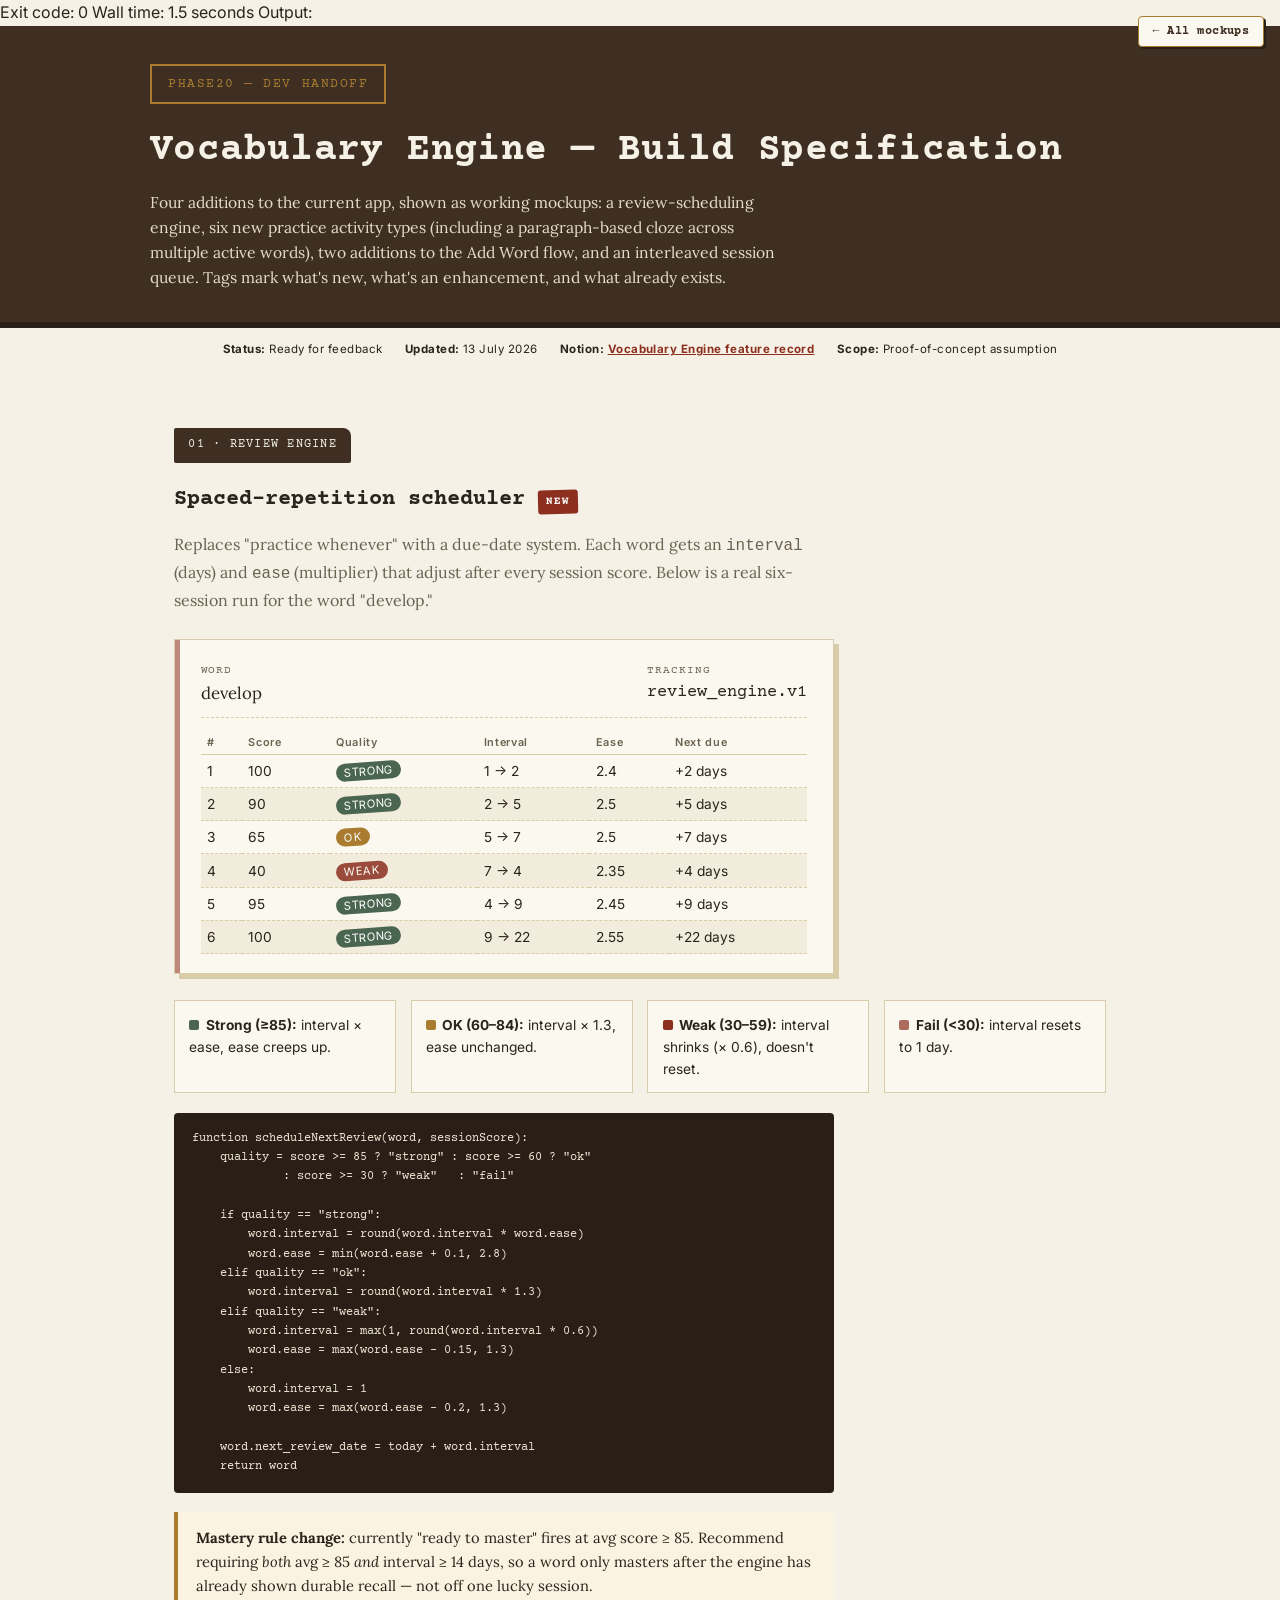
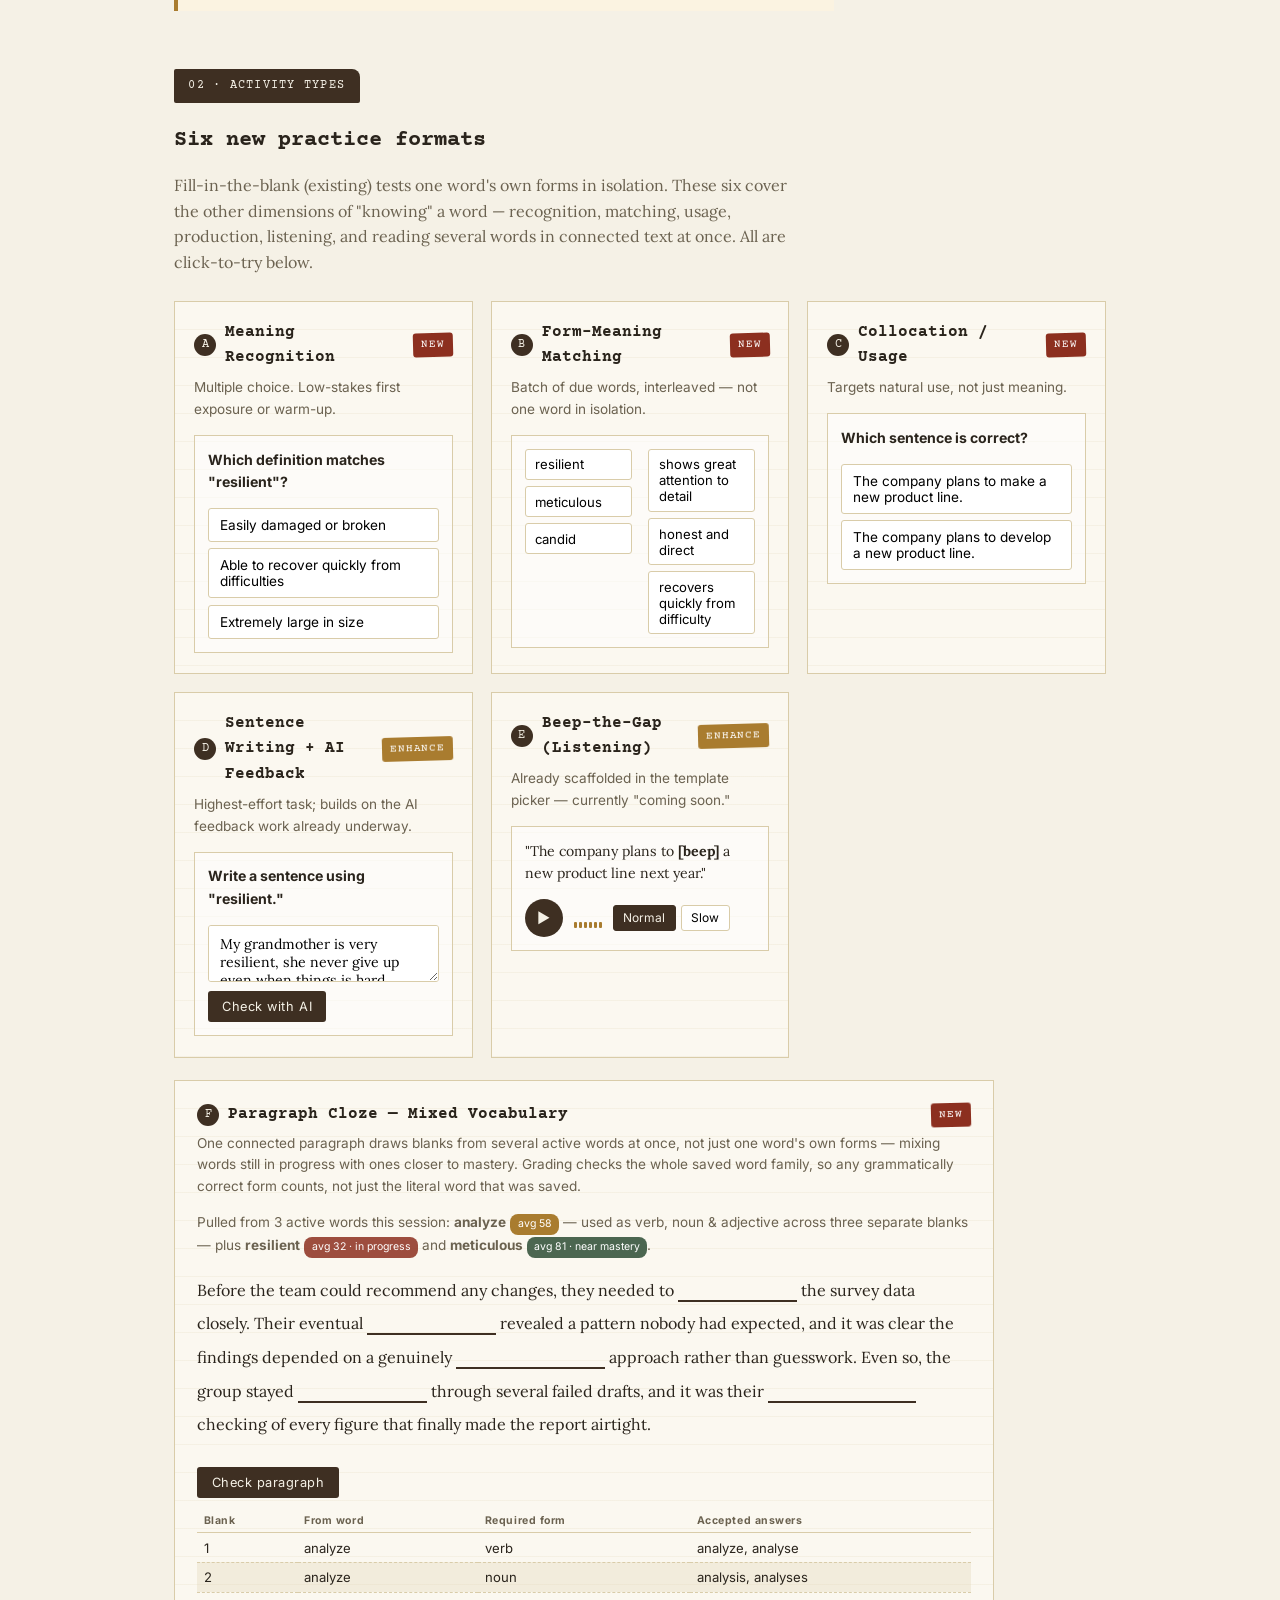
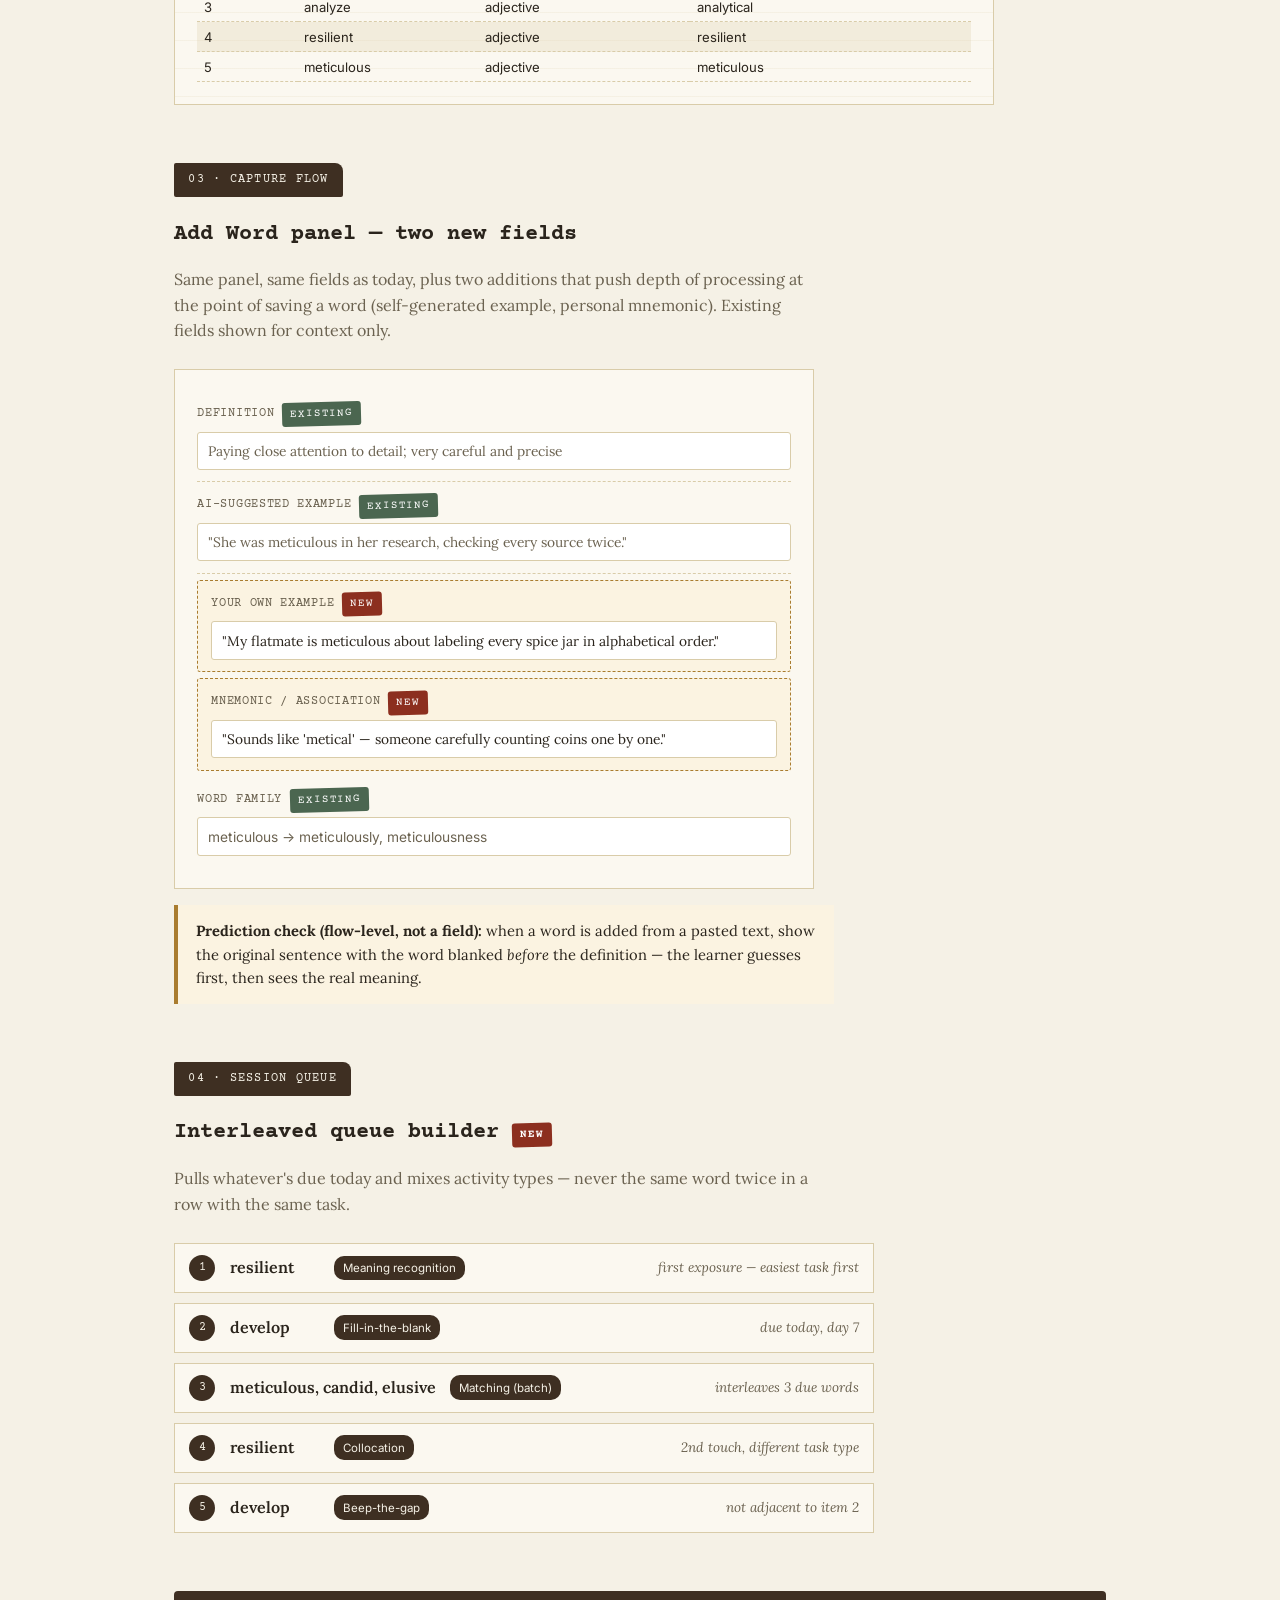
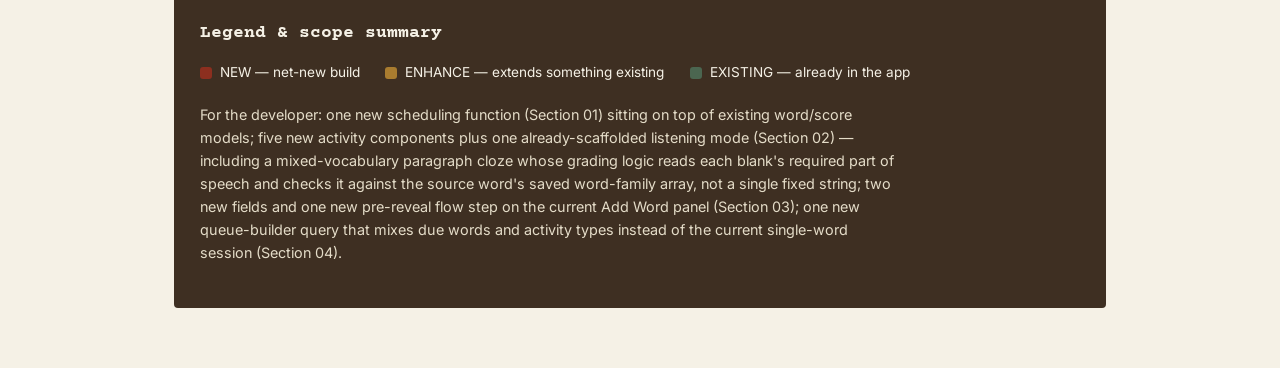
<file: vocabulary/vocabulary-engine-build-spec.html>
Exit code: 0
Wall time: 1.5 seconds
Output:
<!DOCTYPE html>
<html lang="en">
<head>
<meta charset="UTF-8">
<meta name="viewport" content="width=device-width, initial-scale=1.0">
<meta name="description" content="Interactive Phase20 vocabulary engine build specification covering spaced repetition, practice formats, word details, and session design.">
<title>Phase20 — Build Specification</title>
<link rel="preconnect" href="https://fonts.googleapis.com">
<link rel="preconnect" href="https://fonts.gstatic.com" crossorigin>
<link href="https://fonts.googleapis.com/css2?family=Courier+Prime:wght@400;700&family=Lora:ital,wght@0,400;0,500;0,600;1,400;1,500&family=Inter:wght@400;500;600;700&display=swap" rel="stylesheet">
<style>
  :root{
    --paper:#F5F1E6;
    --paper-card:#FBF8F0;
    --line:#D9CCA9;
    --ink:#2A241C;
    --ink-soft:#6B6250;
    --wood:#3E2F22;
    --wood-dark:#2A1F16;
    --brass:#A97C2F;
    --moss:#4B6650;
    --stamp:#8C2F1F;
  }
  *{box-sizing:border-box;}
  html{scroll-behavior:smooth;}
  body{
    margin:0;
    background:var(--paper);
    color:var(--ink);
    font-family:'Inter',system-ui,sans-serif;
    font-size:16px;
    line-height:1.6;
  }
  h1,h2,h3,.mono{font-family:'Courier Prime',ui-monospace,Consolas,monospace;}
  .serif{font-family:'Lora',Georgia,serif;}
  a{color:inherit;}
  button{font-family:inherit;cursor:pointer;}
  :focus-visible{outline:2px solid var(--stamp);outline-offset:2px;}
  .library-link{position:fixed;z-index:20;top:1rem;right:1rem;padding:.55rem .85rem;border:1px solid var(--brass);border-radius:4px;background:var(--paper-card);color:var(--wood);box-shadow:2px 2px 0 var(--wood-dark);font:700 .72rem/1 'Courier Prime',monospace;letter-spacing:.04em;text-decoration:none;}
  .library-link:hover{background:#fff;}

  /* ---------- Header / drawer nameplate ---------- */
  .drawer-header{
    background:var(--wood);
    color:var(--paper);
    padding:2.4rem 1.5rem 2rem;
    border-bottom:6px solid var(--wood-dark);
  }
  .drawer-header__inner{max-width:980px;margin:0 auto;}
  .nameplate{
    display:inline-block;
    border:2px solid var(--brass);
    padding:.5rem 1rem;
    font-size:.8rem;
    letter-spacing:.12em;
    color:var(--brass);
    margin-bottom:1rem;
  }
  .drawer-header h1{
    margin:0 0 .5rem;
    font-size:clamp(1.6rem,3.6vw,2.4rem);
    letter-spacing:.01em;
  }
  .drawer-header p{
    max-width:640px;
    color:#E4DCC8;
    font-size:.98rem;
    margin:0;
  }

  main{max-width:980px;margin:0 auto;padding:0 1.5rem 4rem;}

  /* ---------- Sections & guide tabs ---------- */
  .section{margin-top:3.6rem;}
  .guide-tab{
    display:inline-flex;
    align-items:center;
    gap:.5rem;
    background:var(--wood);
    color:var(--paper);
    font-size:.78rem;
    letter-spacing:.1em;
    padding:.45rem .9rem;
    border-radius:2px 8px 2px 2px;
    margin-bottom:1rem;
  }
  .section h2{
    font-size:1.35rem;
    margin:.2rem 0 .6rem;
  }
  .section > p.lede{
    max-width:640px;
    color:var(--ink-soft);
    margin-bottom:1.6rem;
  }

  /* ---------- Status tags ---------- */
  .tag{
    display:inline-block;
    font-family:'Courier Prime',monospace;
    font-size:.68rem;
    letter-spacing:.08em;
    padding:.2rem .5rem;
    border-radius:3px;
    color:#fff;
    transform:rotate(-1.5deg);
    white-space:nowrap;
  }
  .tag--new{background:var(--stamp);}
  .tag--enhance{background:var(--brass);}
  .tag--existing{background:var(--moss);}

  /* ================= 01 — Checkout card (signature element) ================= */
  .checkout-card{
    background:var(--paper-card);
    border:1px solid var(--line);
    box-shadow:5px 5px 0 var(--line);
    padding:1.4rem 1.6rem 1.2rem;
    max-width:660px;
    position:relative;
    margin-bottom:1.6rem;
  }
  .checkout-card::before{
    content:"";
    position:absolute;left:0;top:0;bottom:0;width:5px;
    background:var(--stamp);opacity:.55;
  }
  .checkout-card__title{
    display:flex;justify-content:space-between;align-items:baseline;flex-wrap:wrap;gap:.4rem;
    border-bottom:1px dashed var(--line);
    padding-bottom:.6rem;margin-bottom:.8rem;
  }
  .checkout-card__title span.label{font-size:.7rem;color:var(--ink-soft);letter-spacing:.08em;display:block;}
  .checkout-card__title span.value{font-size:1.05rem;}
  table.checkout-table{width:100%;border-collapse:collapse;font-size:.86rem;}
  table.checkout-table th{
    text-align:left;font-size:.68rem;letter-spacing:.06em;color:var(--ink-soft);
    padding:.3rem .4rem;border-bottom:1px solid var(--line);font-weight:600;
  }
  table.checkout-table td{padding:.45rem .4rem;border-bottom:1px dashed var(--line);}
  table.checkout-table tr:nth-child(even) td{background:rgba(217,204,169,.28);}
  .stamp-oval{
    display:inline-block;padding:.12rem .5rem;border-radius:10px;
    font-size:.7rem;color:#fff;transform:rotate(-4deg);letter-spacing:.04em;
  }
  .stamp-oval.strong{background:var(--moss);}
  .stamp-oval.ok{background:var(--brass);}
  .stamp-oval.weak{background:var(--stamp);opacity:.85;}
  .stamp-oval.fail{background:var(--stamp);}

  .engine-notes{display:grid;grid-template-columns:repeat(auto-fit,minmax(220px,1fr));gap:.9rem;margin:1.2rem 0;}
  .engine-note{background:var(--paper-card);border:1px solid var(--line);padding:.8rem .9rem;font-size:.86rem;}
  .engine-note .swatch{width:10px;height:10px;display:inline-block;border-radius:2px;margin-right:.4rem;}

  .memo{
    border-left:4px solid var(--brass);
    background:#FBF3E1;
    padding:.9rem 1.1rem;
    font-size:.92rem;
    max-width:660px;
  }

  pre.code{
    background:var(--wood-dark);color:#EDE6D3;
    padding:1rem 1.1rem;border-radius:4px;
    font-family:'Courier Prime',ui-monospace,Consolas,monospace;
    font-size:.78rem;line-height:1.55;
    overflow-x:auto;max-width:660px;margin:1.2rem 0;
  }

  /* ================= 02 — Activity cards ================= */
  .card-grid{display:grid;grid-template-columns:repeat(auto-fit,minmax(280px,1fr));gap:1.1rem;}
  .a-card{
    background:var(--paper-card);
    border:1px solid var(--line);
    padding:1.1rem 1.2rem 1.3rem;
    background-image:repeating-linear-gradient(transparent,transparent 27px,rgba(217,204,169,.35) 28px);
  }
  .a-card__head{display:flex;align-items:center;gap:.55rem;margin-bottom:.4rem;flex-wrap:wrap;}
  .a-card__index{
    width:22px;height:22px;border-radius:50%;background:var(--wood);color:var(--paper);
    display:inline-flex;align-items:center;justify-content:center;font-size:.72rem;font-family:'Courier Prime',monospace;
    flex-shrink:0;
  }
  .a-card__head h3{margin:0;font-size:1rem;flex:1;}
  .a-card__desc{font-size:.85rem;color:var(--ink-soft);margin:.2rem 0 .9rem;}
  .a-card__demo{background:rgba(255,255,255,.55);border:1px solid var(--line);padding:.8rem;font-size:.88rem;}

  .opt-btn{
    display:block;width:100%;text-align:left;background:#fff;border:1px solid var(--line);
    padding:.5rem .7rem;margin-bottom:.4rem;font-size:.85rem;border-radius:3px;transition:background .15s;
  }
  .opt-btn:last-child{margin-bottom:0;}
  .opt-btn.is-correct{background:var(--moss);color:#fff;border-color:var(--moss);}
  .opt-btn.is-incorrect{background:var(--stamp);color:#fff;border-color:var(--stamp);}

  .chip-row{display:flex;justify-content:space-between;gap:1rem;}
  .chip-col{flex:1;display:flex;flex-direction:column;gap:.4rem;}
  .chip{
    background:#fff;border:1px solid var(--line);padding:.4rem .6rem;font-size:.82rem;text-align:left;border-radius:3px;
  }
  .chip.selected{border-color:var(--wood);box-shadow:0 0 0 1px var(--wood);}
  .chip.matched{background:var(--moss);color:#fff;border-color:var(--moss);}
  .chip.shake{animation:shake .3s;}
  @keyframes shake{25%{transform:translateX(-4px);}75%{transform:translateX(4px);}}

  .sentence-box{width:100%;font-family:'Lora',serif;font-size:.88rem;padding:.6rem .7rem;border:1px solid var(--line);border-radius:3px;resize:vertical;min-height:52px;}
  .btn{
    background:var(--wood);color:var(--paper);border:none;padding:.5rem .9rem;font-size:.8rem;
    letter-spacing:.04em;border-radius:3px;margin-top:.6rem;
  }
  .btn:hover{background:var(--wood-dark);}
  .feedback-panel{
    display:none;margin-top:.8rem;background:#fff;border-left:3px solid var(--moss);padding:.7rem .8rem;font-size:.83rem;
  }
  .feedback-panel.shown{display:block;}
  .feedback-panel .fix{color:var(--stamp);text-decoration:line-through;}
  .feedback-panel .good{color:var(--moss);font-weight:600;}

  .audio-row{display:flex;align-items:center;gap:.7rem;flex-wrap:wrap;}
  .play-btn{
    width:38px;height:38px;border-radius:50%;background:var(--wood);color:var(--paper);border:none;
    display:flex;align-items:center;justify-content:center;font-size:.9rem;flex-shrink:0;
  }
  .waveform{display:flex;align-items:flex-end;gap:2px;height:20px;}
  .waveform span{width:3px;background:var(--brass);height:6px;border-radius:1px;}
  .waveform.playing span{animation:wf 1s ease-in-out infinite;}
  .waveform span:nth-child(1){animation-delay:0s;} .waveform span:nth-child(2){animation-delay:.1s;}
  .waveform span:nth-child(3){animation-delay:.2s;} .waveform span:nth-child(4){animation-delay:.3s;}
  .waveform span:nth-child(5){animation-delay:.4s;} .waveform span:nth-child(6){animation-delay:.5s;}
  @keyframes wf{0%,100%{height:6px;}50%{height:18px;}}
  .speed-toggle{display:flex;gap:.3rem;}
  .speed-btn{background:#fff;border:1px solid var(--line);padding:.3rem .6rem;font-size:.75rem;border-radius:3px;}
  .speed-btn.active{background:var(--wood);color:var(--paper);border-color:var(--wood);}

  /* ---------- F: Paragraph cloze (mixed vocabulary) ---------- */
  .paragraph-card{
    background:var(--paper-card);
    border:1px solid var(--line);
    padding:1.3rem 1.4rem 1.4rem;
    margin-top:1.4rem;
    max-width:820px;
    background-image:repeating-linear-gradient(transparent,transparent 27px,rgba(217,204,169,.35) 28px);
  }
  .paragraph-text{font-family:'Lora',serif;font-size:1rem;line-height:2.1;color:var(--ink);margin:.4rem 0 1rem;}
  .blank-input{
    font-family:'Lora',serif;font-size:1rem;border:none;border-bottom:2px solid var(--wood);
    background:transparent;text-align:center;padding:0 .2rem;color:var(--ink);
  }
  .blank-input.correct{border-bottom-color:var(--moss);color:var(--moss);font-weight:600;}
  .blank-input.incorrect{border-bottom-color:var(--stamp);color:var(--stamp);}

  .para-source-line{font-size:.85rem;color:var(--ink-soft);margin-bottom:1rem;}
  .status-pill{
    display:inline-block;font-size:.66rem;padding:.12rem .45rem;border-radius:8px;color:#fff;margin-left:.25rem;
  }
  .status-pill.early{background:var(--stamp);opacity:.85;}
  .status-pill.mid{background:var(--brass);}
  .status-pill.late{background:var(--moss);}

  table.grading-table{width:100%;border-collapse:collapse;font-size:.82rem;margin-top:.7rem;}
  table.grading-table th{text-align:left;font-size:.66rem;letter-spacing:.05em;color:var(--ink-soft);padding:.3rem .4rem;border-bottom:1px solid var(--line);}
  table.grading-table td{padding:.4rem .4rem;border-bottom:1px dashed var(--line);}
  table.grading-table tr:nth-child(even) td{background:rgba(217,204,169,.28);}

  .para-result{margin-top:.7rem;font-size:.85rem;font-family:'Courier Prime',monospace;display:none;}
  .para-result.shown{display:block;}

  /* ================= 03 — Add Word form mockup ================= */
  .form-mock{background:var(--paper-card);border:1px solid var(--line);padding:1.3rem 1.4rem;max-width:640px;}
  .f-row{padding:.7rem 0;border-bottom:1px dashed var(--line);}
  .f-row:last-child{border-bottom:none;}
  .f-row .f-label{
    font-size:.72rem;letter-spacing:.06em;color:var(--ink-soft);display:flex;align-items:center;gap:.5rem;margin-bottom:.35rem;
  }
  .f-row .f-value{
    background:#fff;border:1px solid var(--line);padding:.45rem .6rem;font-size:.86rem;color:var(--ink-soft);border-radius:3px;
  }
  .f-row--new{border:1px dashed var(--brass);background:#FBF3E1;padding:.7rem .8rem;margin:.4rem 0;border-radius:3px;}
  .f-row--new .f-value{background:#fff;color:var(--ink);}

  /* ================= 04 — Queue ================= */
  .queue{display:flex;flex-direction:column;gap:.6rem;max-width:700px;}
  .q-card{
    display:flex;align-items:center;gap:.9rem;background:var(--paper-card);
    border:1px solid var(--line);padding:.7rem .9rem;flex-wrap:wrap;
  }
  .q-num{
    width:26px;height:26px;border-radius:50%;background:var(--wood);color:var(--paper);
    display:flex;align-items:center;justify-content:center;font-size:.78rem;font-family:'Courier Prime',monospace;flex-shrink:0;
  }
  .q-word{font-family:'Lora',serif;font-weight:600;min-width:90px;}
  .q-activity{
    font-size:.72rem;background:var(--wood);color:var(--paper);padding:.2rem .55rem;border-radius:10px;
  }
  .q-why{font-family:'Lora',serif;font-style:italic;color:var(--ink-soft);font-size:.85rem;margin-left:auto;}

  /* ================= Footer legend ================= */
  .legend{
    margin-top:3.6rem;background:var(--wood);color:var(--paper);padding:1.8rem 1.6rem;border-radius:4px;
  }
  .legend h2{color:var(--paper);font-size:1.1rem;margin-top:0;}
  .legend-swatches{display:flex;gap:1.6rem;flex-wrap:wrap;margin:.9rem 0 1.2rem;}
  .legend-swatches div{display:flex;align-items:center;gap:.5rem;font-size:.85rem;}
  .legend-swatches span.dot{width:12px;height:12px;border-radius:3px;display:inline-block;}
  .legend p{color:#E4DCC8;font-size:.9rem;max-width:700px;}

  @media (max-width:640px){
    .chip-row{flex-direction:column;}
    .q-why{margin-left:0;}
  }
  @media (prefers-reduced-motion:reduce){
    *{animation:none !important;transition:none !important;}
  }
  .handoff-meta{display:flex;flex-wrap:wrap;justify-content:center;gap:.65rem 1.4rem;padding:.75rem 1rem;border-bottom:1px solid var(--rule);background:var(--paper);font-family:var(--mono);font-size:.72rem;letter-spacing:.04em;}
  .handoff-meta strong{color:var(--ink);}
  .handoff-meta a{color:var(--stamp);font-weight:700;}
</style>
</head>
<body>
<a class="library-link" href="../index.html" aria-label="Return to all Phase20 mockups">← All mockups</a>

<header class="drawer-header">
  <div class="drawer-header__inner">
    <span class="nameplate mono">PHASE20 — DEV HANDOFF</span>
    <h1>Vocabulary Engine — Build Specification</h1>
    <p class="serif">Four additions to the current app, shown as working mockups: a review-scheduling engine, six new practice activity types (including a paragraph-based cloze across multiple active words), two additions to the Add Word flow, and an interleaved session queue. Tags mark what's new, what's an enhancement, and what already exists.</p>
  </div>
</header>

<aside class="handoff-meta" aria-label="Prototype handoff details">
  <span><strong>Status:</strong> Ready for feedback</span>
  <span><strong>Updated:</strong> 13 July 2026</span>
  <span><strong>Notion:</strong> <a href="https://app.notion.com/p/39b4433581618145b767f1f9d468fa7c">Vocabulary Engine feature record</a></span>
  <span><strong>Scope:</strong> Proof-of-concept assumption</span>
</aside>

<main>

  <!-- ============ 01 REVIEW ENGINE ============ -->
  <section class="section" id="engine">
    <span class="guide-tab mono">01 · REVIEW ENGINE</span>
    <h2>Spaced-repetition scheduler <span class="tag tag--new">NEW</span></h2>
    <p class="lede serif">Replaces "practice whenever" with a due-date system. Each word gets an <code>interval</code> (days) and <code>ease</code> (multiplier) that adjust after every session score. Below is a real six-session run for the word "develop."</p>

    <div class="checkout-card">
      <div class="checkout-card__title">
        <div><span class="label mono">WORD</span><span class="value serif">develop</span></div>
        <div><span class="label mono">TRACKING</span><span class="value mono">review_engine.v1</span></div>
      </div>
      <table class="checkout-table">
        <thead><tr><th>#</th><th>Score</th><th>Quality</th><th>Interval</th><th>Ease</th><th>Next due</th></tr></thead>
        <tbody>
          <tr><td>1</td><td>100</td><td><span class="stamp-oval strong">STRONG</span></td><td>1 → 2</td><td>2.4</td><td>+2 days</td></tr>
          <tr><td>2</td><td>90</td><td><span class="stamp-oval strong">STRONG</span></td><td>2 → 5</td><td>2.5</td><td>+5 days</td></tr>
          <tr><td>3</td><td>65</td><td><span class="stamp-oval ok">OK</span></td><td>5 → 7</td><td>2.5</td><td>+7 days</td></tr>
          <tr><td>4</td><td>40</td><td><span class="stamp-oval weak">WEAK</span></td><td>7 → 4</td><td>2.35</td><td>+4 days</td></tr>
          <tr><td>5</td><td>95</td><td><span class="stamp-oval strong">STRONG</span></td><td>4 → 9</td><td>2.45</td><td>+9 days</td></tr>
          <tr><td>6</td><td>100</td><td><span class="stamp-oval strong">STRONG</span></td><td>9 → 22</td><td>2.55</td><td>+22 days</td></tr>
        </tbody>
      </table>
    </div>

    <div class="engine-notes">
      <div class="engine-note"><span class="swatch" style="background:var(--moss)"></span><strong>Strong (≥85):</strong> interval × ease, ease creeps up.</div>
      <div class="engine-note"><span class="swatch" style="background:var(--brass)"></span><strong>OK (60–84):</strong> interval × 1.3, ease unchanged.</div>
      <div class="engine-note"><span class="swatch" style="background:var(--stamp)"></span><strong>Weak (30–59):</strong> interval shrinks (× 0.6), doesn't reset.</div>
      <div class="engine-note"><span class="swatch" style="background:var(--stamp);opacity:.7"></span><strong>Fail (&lt;30):</strong> interval resets to 1 day.</div>
    </div>

    <pre class="code">function scheduleNextReview(word, sessionScore):
    quality = score &gt;= 85 ? "strong" : score &gt;= 60 ? "ok"
             : score &gt;= 30 ? "weak"   : "fail"

    if quality == "strong":
        word.interval = round(word.interval * word.ease)
        word.ease = min(word.ease + 0.1, 2.8)
    elif quality == "ok":
        word.interval = round(word.interval * 1.3)
    elif quality == "weak":
        word.interval = max(1, round(word.interval * 0.6))
        word.ease = max(word.ease - 0.15, 1.3)
    else:
        word.interval = 1
        word.ease = max(word.ease - 0.2, 1.3)

    word.next_review_date = today + word.interval
    return word</pre>

    <div class="memo serif">
      <strong>Mastery rule change:</strong> currently "ready to master" fires at avg score ≥ 85. Recommend requiring <em>both</em> avg ≥ 85 <em>and</em> interval ≥ 14 days, so a word only masters after the engine has already shown durable recall — not off one lucky session.
    </div>
  </section>

  <!-- ============ 02 ACTIVITY TYPES ============ -->
  <section class="section" id="activities">
    <span class="guide-tab mono">02 · ACTIVITY TYPES</span>
    <h2>Six new practice formats</h2>
    <p class="lede serif">Fill-in-the-blank (existing) tests one word's own forms in isolation. These six cover the other dimensions of "knowing" a word — recognition, matching, usage, production, listening, and reading several words in connected text at once. All are click-to-try below.</p>

    <div class="card-grid">

      <!-- A: Meaning recognition -->
      <article class="a-card">
        <div class="a-card__head"><span class="a-card__index">A</span><h3>Meaning Recognition</h3><span class="tag tag--new">NEW</span></div>
        <p class="a-card__desc">Multiple choice. Low-stakes first exposure or warm-up.</p>
        <div class="a-card__demo">
          <p style="margin-top:0"><strong>Which definition matches "resilient"?</strong></p>
          <button class="opt-btn" data-correct="false">Easily damaged or broken</button>
          <button class="opt-btn" data-correct="true">Able to recover quickly from difficulties</button>
          <button class="opt-btn" data-correct="false">Extremely large in size</button>
        </div>
      </article>

      <!-- B: Matching -->
      <article class="a-card">
        <div class="a-card__head"><span class="a-card__index">B</span><h3>Form–Meaning Matching</h3><span class="tag tag--new">NEW</span></div>
        <p class="a-card__desc">Batch of due words, interleaved — not one word in isolation.</p>
        <div class="a-card__demo">
          <div class="chip-row match-widget">
            <div class="chip-col">
              <button class="chip word" data-pair="1">resilient</button>
              <button class="chip word" data-pair="2">meticulous</button>
              <button class="chip word" data-pair="3">candid</button>
            </div>
            <div class="chip-col">
              <button class="chip def" data-pair="2">shows great attention to detail</button>
              <button class="chip def" data-pair="3">honest and direct</button>
              <button class="chip def" data-pair="1">recovers quickly from difficulty</button>
            </div>
          </div>
        </div>
      </article>

      <!-- C: Collocation -->
      <article class="a-card">
        <div class="a-card__head"><span class="a-card__index">C</span><h3>Collocation / Usage</h3><span class="tag tag--new">NEW</span></div>
        <p class="a-card__desc">Targets natural use, not just meaning.</p>
        <div class="a-card__demo">
          <p style="margin-top:0"><strong>Which sentence is correct?</strong></p>
          <button class="opt-btn" data-correct="false">The company plans to make a new product line.</button>
          <button class="opt-btn" data-correct="true">The company plans to develop a new product line.</button>
        </div>
      </article>

      <!-- D: Sentence writing + AI feedback -->
      <article class="a-card">
        <div class="a-card__head"><span class="a-card__index">D</span><h3>Sentence Writing + AI Feedback</h3><span class="tag tag--enhance">ENHANCE</span></div>
        <p class="a-card__desc">Highest-effort task; builds on the AI feedback work already underway.</p>
        <div class="a-card__demo">
          <p style="margin-top:0"><strong>Write a sentence using "resilient."</strong></p>
          <textarea class="sentence-box" readonly>My grandmother is very resilient, she never give up even when things is hard.</textarea>
          <button class="btn" id="checkFeedbackBtn">Check with AI</button>
          <div class="feedback-panel" id="feedbackPanel">
            <p style="margin:0 0 .4rem"><span class="good">✓ "resilient" used correctly</span></p>
            <p style="margin:0 0 .4rem">"never <span class="fix">give</span> up" → <em>gives</em> up (agreement)</p>
            <p style="margin:0">Suggested: <em>"My grandmother is remarkably resilient — she never gives up, even when things get hard."</em></p>
          </div>
        </div>
      </article>

      <!-- E: Beep the gap -->
      <article class="a-card">
        <div class="a-card__head"><span class="a-card__index">E</span><h3>Beep-the-Gap (Listening)</h3><span class="tag tag--enhance">ENHANCE</span></div>
        <p class="a-card__desc">Already scaffolded in the template picker — currently "coming soon."</p>
        <div class="a-card__demo">
          <p style="margin-top:0" class="serif">"The company plans to <strong>[beep]</strong> a new product line next year."</p>
          <div class="audio-row">
            <button class="play-btn" id="playBtn" aria-label="Play audio">▶</button>
            <div class="waveform" id="waveform"><span></span><span></span><span></span><span></span><span></span><span></span></div>
            <div class="speed-toggle">
              <button class="speed-btn active" data-speed="normal">Normal</button>
              <button class="speed-btn" data-speed="slow">Slow</button>
            </div>
          </div>
        </div>
      </article>

    </div>

    <!-- F: Paragraph cloze — mixed vocabulary -->
    <div class="paragraph-card">
      <div class="a-card__head" style="margin-bottom:.3rem;">
        <span class="a-card__index">F</span>
        <h3>Paragraph Cloze — Mixed Vocabulary</h3>
        <span class="tag tag--new">NEW</span>
      </div>
      <p class="a-card__desc">One connected paragraph draws blanks from several active words at once, not just one word's own forms — mixing words still in progress with ones closer to mastery. Grading checks the whole saved word family, so any grammatically correct form counts, not just the literal word that was saved.</p>

      <p class="para-source-line">Pulled from 3 active words this session: <strong>analyze</strong><span class="status-pill mid">avg 58</span> — used as verb, noun &amp; adjective across three separate blanks — plus <strong>resilient</strong><span class="status-pill early">avg 32 · in progress</span> and <strong>meticulous</strong><span class="status-pill late">avg 81 · near mastery</span>.</p>

      <p class="paragraph-text">Before the team could recommend any changes, they needed to
        <input class="blank-input" data-blank="1" size="10" aria-label="blank 1, verb form">
        the survey data closely. Their eventual
        <input class="blank-input" data-blank="2" size="11" aria-label="blank 2, noun form">
        revealed a pattern nobody had expected, and it was clear the findings depended on a genuinely
        <input class="blank-input" data-blank="3" size="13" aria-label="blank 3, adjective form">
        approach rather than guesswork. Even so, the group stayed
        <input class="blank-input" data-blank="4" size="11" aria-label="blank 4">
        through several failed drafts, and it was their
        <input class="blank-input" data-blank="5" size="13" aria-label="blank 5">
        checking of every figure that finally made the report airtight.</p>

      <button class="btn" id="checkParaBtn">Check paragraph</button>
      <div class="para-result" id="paraResult"></div>

      <table class="grading-table">
        <thead><tr><th>Blank</th><th>From word</th><th>Required form</th><th>Accepted answers</th></tr></thead>
        <tbody>
          <tr><td>1</td><td>analyze</td><td>verb</td><td>analyze, analyse</td></tr>
          <tr><td>2</td><td>analyze</td><td>noun</td><td>analysis, analyses</td></tr>
          <tr><td>3</td><td>analyze</td><td>adjective</td><td>analytical</td></tr>
          <tr><td>4</td><td>resilient</td><td>adjective</td><td>resilient</td></tr>
          <tr><td>5</td><td>meticulous</td><td>adjective</td><td>meticulous</td></tr>
        </tbody>
      </table>
    </div>
  </section>

  <!-- ============ 03 CAPTURE FLOW ============ -->
  <section class="section" id="capture">
    <span class="guide-tab mono">03 · CAPTURE FLOW</span>
    <h2>Add Word panel — two new fields</h2>
    <p class="lede serif">Same panel, same fields as today, plus two additions that push depth of processing at the point of saving a word (self-generated example, personal mnemonic). Existing fields shown for context only.</p>

    <div class="form-mock">
      <div class="f-row">
        <div class="f-label mono">DEFINITION <span class="tag tag--existing">EXISTING</span></div>
        <div class="f-value serif">Paying close attention to detail; very careful and precise</div>
      </div>
      <div class="f-row">
        <div class="f-label mono">AI-SUGGESTED EXAMPLE <span class="tag tag--existing">EXISTING</span></div>
        <div class="f-value serif">"She was meticulous in her research, checking every source twice."</div>
      </div>

      <div class="f-row f-row--new">
        <div class="f-label mono">YOUR OWN EXAMPLE <span class="tag tag--new">NEW</span></div>
        <div class="f-value serif">"My flatmate is meticulous about labeling every spice jar in alphabetical order."</div>
      </div>

      <div class="f-row f-row--new">
        <div class="f-label mono">MNEMONIC / ASSOCIATION <span class="tag tag--new">NEW</span></div>
        <div class="f-value serif">"Sounds like 'metical' — someone carefully counting coins one by one."</div>
      </div>

      <div class="f-row">
        <div class="f-label mono">WORD FAMILY <span class="tag tag--existing">EXISTING</span></div>
        <div class="f-value">meticulous → meticulously, meticulousness</div>
      </div>
    </div>

    <div class="memo serif" style="margin-top:1rem;">
      <strong>Prediction check (flow-level, not a field):</strong> when a word is added from a pasted text, show the original sentence with the word blanked <em>before</em> the definition — the learner guesses first, then sees the real meaning.
    </div>
  </section>

  <!-- ============ 04 SESSION QUEUE ============ -->
  <section class="section" id="queue">
    <span class="guide-tab mono">04 · SESSION QUEUE</span>
    <h2>Interleaved queue builder <span class="tag tag--new">NEW</span></h2>
    <p class="lede serif">Pulls whatever's due today and mixes activity types — never the same word twice in a row with the same task.</p>

    <div class="queue">
      <div class="q-card"><span class="q-num">1</span><span class="q-word">resilient</span><span class="q-activity">Meaning recognition</span><span class="q-why">first exposure — easiest task first</span></div>
      <div class="q-card"><span class="q-num">2</span><span class="q-word">develop</span><span class="q-activity">Fill-in-the-blank</span><span class="q-why">due today, day 7</span></div>
      <div class="q-card"><span class="q-num">3</span><span class="q-word">meticulous, candid, elusive</span><span class="q-activity">Matching (batch)</span><span class="q-why">interleaves 3 due words</span></div>
      <div class="q-card"><span class="q-num">4</span><span class="q-word">resilient</span><span class="q-activity">Collocation</span><span class="q-why">2nd touch, different task type</span></div>
      <div class="q-card"><span class="q-num">5</span><span class="q-word">develop</span><span class="q-activity">Beep-the-gap</span><span class="q-why">not adjacent to item 2</span></div>
    </div>
  </section>

  <footer class="legend">
    <h2 class="mono">Legend &amp; scope summary</h2>
    <div class="legend-swatches">
      <div><span class="dot" style="background:var(--stamp)"></span> NEW — net-new build</div>
      <div><span class="dot" style="background:var(--brass)"></span> ENHANCE — extends something existing</div>
      <div><span class="dot" style="background:var(--moss)"></span> EXISTING — already in the app</div>
    </div>
    <p>For the developer: one new scheduling function (Section 01) sitting on top of existing word/score models; five new activity components plus one already-scaffolded listening mode (Section 02) — including a mixed-vocabulary paragraph cloze whose grading logic reads each blank's required part of speech and checks it against the source word's saved word-family array, not a single fixed string; two new fields and one new pre-reveal flow step on the current Add Word panel (Section 03); one new queue-builder query that mixes due words and activity types instead of the current single-word session (Section 04).</p>
  </footer>

</main>

<script>
  // A/C — multiple choice
  document.querySelectorAll('.opt-btn').forEach(btn=>{
    btn.addEventListener('click',()=>{
      const card = btn.closest('.a-card__demo');
      card.querySelectorAll('.opt-btn').forEach(b=>{b.disabled=true;});
      btn.classList.add(btn.dataset.correct==='true' ? 'is-correct' : 'is-incorrect');
      if(btn.dataset.correct!=='true'){
        card.querySelector('.opt-btn[data-correct="true"]').classList.add('is-correct');
      }
    });
  });

  // B — matching
  document.querySelectorAll('.match-widget').forEach(widget=>{
    let selected = null;
    widget.querySelectorAll('.chip.word').forEach(w=>{
      w.addEventListener('click',()=>{
        if(w.classList.contains('matched'))return;
        widget.querySelectorAll('.chip.word').forEach(x=>x.classList.remove('selected'));
        w.classList.add('selected');
        selected = w;
      });
    });
    widget.querySelectorAll('.chip.def').forEach(d=>{
      d.addEventListener('click',()=>{
        if(!selected || d.classList.contains('matched'))return;
        if(d.dataset.pair === selected.dataset.pair){
          d.classList.add('matched'); selected.classList.add('matched');
          selected.classList.remove('selected'); selected=null;
        } else {
          d.classList.add('shake');
          setTimeout(()=>d.classList.remove('shake'),300);
        }
      });
    });
  });

  // D — AI feedback reveal
  const fbBtn = document.getElementById('checkFeedbackBtn');
  if(fbBtn){
    fbBtn.addEventListener('click',()=>{
      document.getElementById('feedbackPanel').classList.toggle('shown');
    });
  }

  // E — audio mock
  const playBtn = document.getElementById('playBtn');
  const wf = document.getElementById('waveform');
  if(playBtn){
    playBtn.addEventListener('click',()=>{
      wf.classList.add('playing');
      playBtn.textContent='❚❚';
      setTimeout(()=>{wf.classList.remove('playing'); playBtn.textContent='▶';},1800);
    });
  }
  document.querySelectorAll('.speed-btn').forEach(sb=>{
    sb.addEventListener('click',()=>{
      sb.parentElement.querySelectorAll('.speed-btn').forEach(x=>x.classList.remove('active'));
      sb.classList.add('active');
    });
  });

  // F — paragraph cloze: each blank checked against its own accepted word-family forms
  const paraAnswers = {
    1:['analyze','analyse'],
    2:['analysis','analyses'],
    3:['analytical'],
    4:['resilient'],
    5:['meticulous']
  };
  const checkParaBtn = document.getElementById('checkParaBtn');
  if(checkParaBtn){
    checkParaBtn.addEventListener('click',()=>{
      let correctCount = 0;
      document.querySelectorAll('.blank-input').forEach(inp=>{
        const id = inp.dataset.blank;
        const val = inp.value.trim().toLowerCase();
        const ok = paraAnswers[id].includes(val);
        inp.classList.remove('correct','incorrect');
        inp.classList.add(ok ? 'correct' : 'incorrect');
        if(ok) correctCount++;
      });
      const resultEl = document.getElementById('paraResult');
      resultEl.textContent = correctCount + ' / 5 correct — any accepted word-family form counts, graded per blank.';
      resultEl.classList.add('shown');
    });
  }
</script>

</body>
</html>
</file>
<file: shared/css/styles.css>
:root {
  --ink: #172235; --muted: #617087; --paper: #fff; --canvas: #f4f7fb;
  --brand: #2656d8; --brand-dark: #183a9e; --accent: #17a887; --line: #dce4ef;
  --shadow: 0 18px 50px rgba(24, 45, 85, .10); --radius: 22px;
}
* { box-sizing: border-box; }
html { scroll-behavior: smooth; }
body { margin: 0; color: var(--ink); background: var(--canvas); font: 16px/1.6 Inter, ui-sans-serif, system-ui, -apple-system, BlinkMacSystemFont, "Segoe UI", sans-serif; }
a { color: inherit; }
.skip-link { position: fixed; top: 12px; left: 12px; z-index: 10; padding: 10px 14px; border-radius: 10px; background: var(--ink); color: #fff; transform: translateY(-150%); }
.skip-link:focus { transform: none; }
.site-header, main, footer { width: min(1180px, calc(100% - 40px)); margin-inline: auto; }
.site-header { min-height: 84px; display: flex; align-items: center; justify-content: space-between; gap: 24px; }
.brand { display: inline-flex; align-items: center; gap: 12px; text-decoration: none; font-weight: 800; letter-spacing: -.02em; }
.brand small { display: block; color: var(--muted); font-size: 11px; font-weight: 700; letter-spacing: .08em; text-transform: uppercase; }
.brand-mark { display: grid; place-items: center; width: 42px; height: 42px; border-radius: 13px; background: var(--brand); color: #fff; font-size: 13px; }
nav { display: flex; gap: 26px; }
nav a { color: var(--muted); font-size: 14px; font-weight: 700; text-decoration: none; }
nav a:hover, nav a:focus { color: var(--brand); }
.hero { overflow: hidden; position: relative; display: grid; grid-template-columns: 1.5fr .75fr; gap: 50px; align-items: center; min-height: 510px; padding: 72px; border-radius: 32px; background: linear-gradient(135deg, #eef3ff 0%, #f0fbf8 100%); }
.hero::after { content: ""; position: absolute; right: -90px; top: -110px; width: 330px; height: 330px; border: 70px solid rgba(38, 86, 216, .06); border-radius: 50%; }
.eyebrow { margin: 0 0 10px; color: var(--brand); font-size: 12px; font-weight: 800; letter-spacing: .14em; text-transform: uppercase; }
h1, h2, h3 { margin-top: 0; line-height: 1.12; letter-spacing: -.035em; }
h1 { max-width: 720px; margin-bottom: 24px; font-size: clamp(42px, 6vw, 70px); }
h1 span { color: var(--brand); }
.hero-summary { max-width: 670px; margin: 0; color: var(--muted); font-size: 19px; }
.hero-actions { display: flex; flex-wrap: wrap; gap: 12px; margin-top: 34px; }
.button { display: inline-flex; justify-content: center; align-items: center; min-height: 48px; padding: 0 20px; border: 1px solid transparent; border-radius: 13px; font-weight: 750; text-decoration: none; }
.button-primary { background: var(--brand); color: #fff; box-shadow: 0 10px 22px rgba(38, 86, 216, .2); }
.button-primary:hover { background: var(--brand-dark); }
.button-secondary { border-color: var(--line); background: rgba(255,255,255,.7); }
.button-light { background: #fff; color: var(--brand-dark); white-space: nowrap; }
.hero-card { position: relative; z-index: 1; padding: 30px; border: 1px solid rgba(255,255,255,.75); border-radius: var(--radius); background: rgba(255,255,255,.68); box-shadow: var(--shadow); backdrop-filter: blur(8px); }
.hero-card-icon { display: grid; place-items: center; width: 42px; height: 42px; margin-bottom: 24px; border-radius: 50%; background: #dff5ef; color: #08765f; font-weight: 900; }
.hero-card h2 { font-size: 22px; }
.hero-card ol { margin: 0; padding-left: 20px; color: var(--muted); }
.hero-card li + li { margin-top: 10px; }
.catalogue { padding: 110px 0; }
.section-heading { display: flex; justify-content: space-between; align-items: end; gap: 30px; margin-bottom: 38px; }
.section-heading h2, .contribute h2 { margin-bottom: 10px; font-size: clamp(30px, 4vw, 44px); }
.section-heading p { max-width: 680px; margin-bottom: 0; color: var(--muted); }
.filter-label { color: var(--muted); font-size: 12px; font-weight: 800; letter-spacing: .08em; text-transform: uppercase; }
select { display: block; min-width: 215px; margin-top: 6px; padding: 11px 36px 11px 12px; border: 1px solid var(--line); border-radius: 10px; background: #fff; color: var(--ink); font: inherit; font-size: 14px; text-transform: none; }
.card-grid { display: grid; grid-template-columns: repeat(3, 1fr); gap: 22px; }
.prototype-card { display: flex; flex-direction: column; min-height: 365px; padding: 28px; border: 1px solid var(--line); border-radius: var(--radius); background: var(--paper); box-shadow: 0 8px 26px rgba(24,45,85,.05); transition: transform .2s ease, box-shadow .2s ease; }
.prototype-card:hover { transform: translateY(-4px); box-shadow: var(--shadow); }
.prototype-card[hidden] { display: none; }
.card-top { display: flex; align-items: center; justify-content: space-between; margin-bottom: 30px; }
.card-icon { display: grid; place-items: center; width: 48px; height: 48px; border-radius: 14px; background: #edf2ff; color: var(--brand); font-weight: 850; }
.status { padding: 5px 10px; border-radius: 999px; font-size: 11px; font-weight: 800; letter-spacing: .05em; text-transform: uppercase; }
.status-planned { background: #eef1f5; color: #667389; }
.status-progress { background: #fff3d7; color: #8a5c00; }
.status-ready { background: #dcf7ed; color: #08745d; }
.card-area { margin: 0 0 8px; color: var(--brand); font-size: 12px; font-weight: 800; letter-spacing: .1em; text-transform: uppercase; }
.prototype-card h3 { margin-bottom: 12px; font-size: 23px; }
.prototype-card > p:not(.card-area) { margin-top: 0; color: var(--muted); }
dl { display: flex; gap: 24px; margin: auto 0 22px; padding-top: 22px; border-top: 1px solid var(--line); }
dt { color: var(--muted); font-size: 11px; font-weight: 750; letter-spacing: .06em; text-transform: uppercase; }
dd { margin: 2px 0 0; font-size: 13px; font-weight: 700; }
.card-link { display: flex; justify-content: space-between; color: var(--brand); font-size: 14px; font-weight: 800; text-decoration: none; }
.card-link + .card-link { margin-top: 12px; }
.empty-state { padding: 50px; text-align: center; color: var(--muted); }
.contribute { display: grid; grid-template-columns: 1.2fr 1fr auto; gap: 45px; align-items: center; margin-bottom: 90px; padding: 48px; border-radius: 28px; background: var(--brand-dark); color: #fff; }
.contribute .eyebrow { color: #91e3d2; }
.contribute h2 { margin: 0; }
.contribute > p { color: #d8e1ff; }
footer { display: flex; justify-content: space-between; gap: 30px; padding: 30px 0 50px; border-top: 1px solid var(--line); color: var(--muted); font-size: 13px; }
footer p { margin: 0; }
.prototype-shell { min-height: calc(100vh - 170px); padding: 70px 0; }
.prototype-intro { max-width: 760px; }
.prototype-meta { display: grid; grid-template-columns: repeat(3, 1fr); gap: 16px; margin: 34px 0; }
.meta-item { padding: 18px; border: 1px solid var(--line); border-radius: 14px; background: #fff; }
.meta-item strong, .meta-item span { display: block; }
.meta-item span { color: var(--muted); font-size: 13px; }
.prototype-canvas { min-height: 360px; padding: 40px; border: 2px dashed #bdc9da; border-radius: var(--radius); background: #fff; text-align: center; }
.guide-section { margin-top: 58px; }
.guide-callout, .guide-next { margin-top: 34px; padding: 28px 32px; border: 1px solid #cfe9e2; border-radius: var(--radius); background: #effaf7; }
.guide-callout h2, .guide-next h2 { margin-top: 0; }
.workflow-list { display: grid; gap: 16px; margin: 24px 0 0; padding: 0; list-style: none; }
.workflow-list li { display: grid; grid-template-columns: 44px 1fr; gap: 18px; align-items: start; padding: 22px; border: 1px solid var(--line); border-radius: var(--radius); background: var(--paper); }
.workflow-list h3, .guide-card h3 { margin: 0 0 8px; }
.workflow-list p, .guide-card ul, .guide-checklist { margin: 0; color: var(--muted); }
.workflow-number { display: grid; place-items: center; width: 38px; height: 38px; border-radius: 50%; background: #edf2ff; color: var(--brand); font-weight: 850; }
.guide-grid { display: grid; grid-template-columns: repeat(3, 1fr); gap: 18px; margin-top: 24px; }
.guide-card { padding: 24px; border: 1px solid var(--line); border-radius: var(--radius); background: var(--paper); }
.guide-card ul { padding-left: 20px; }
.guide-card li + li, .guide-checklist li + li { margin-top: 9px; }
.guide-checklist { padding-left: 22px; }
.guide-next { background: #fff8eb; border-color: #f0d49a; }
:focus-visible { outline: 3px solid #ffbf47; outline-offset: 3px; }
@media (max-width: 900px) { .hero { grid-template-columns: 1fr; padding: 48px; } .card-grid { grid-template-columns: repeat(2, 1fr); } .contribute { grid-template-columns: 1fr; } }
@media (max-width: 620px) { .site-header { align-items: flex-start; padding: 18px 0; } nav { gap: 12px; flex-wrap: wrap; justify-content: flex-end; } nav a:first-child { display: none; } .hero { min-height: 0; padding: 34px 24px; border-radius: 22px; } .hero-card { padding: 24px; } .catalogue { padding: 70px 0; } .section-heading { align-items: stretch; flex-direction: column; } select { width: 100%; } .card-grid { grid-template-columns: 1fr; } .contribute { padding: 32px 24px; } footer { flex-direction: column; } .prototype-meta { grid-template-columns: 1fr; } }
@media (prefers-reduced-motion: reduce) { html { scroll-behavior: auto; } *, *::before, *::after { transition-duration: .01ms !important; } }
@media (max-width: 620px) { .guide-grid { grid-template-columns: 1fr; } .guide-callout, .guide-next { padding: 24px; } }
</file>
